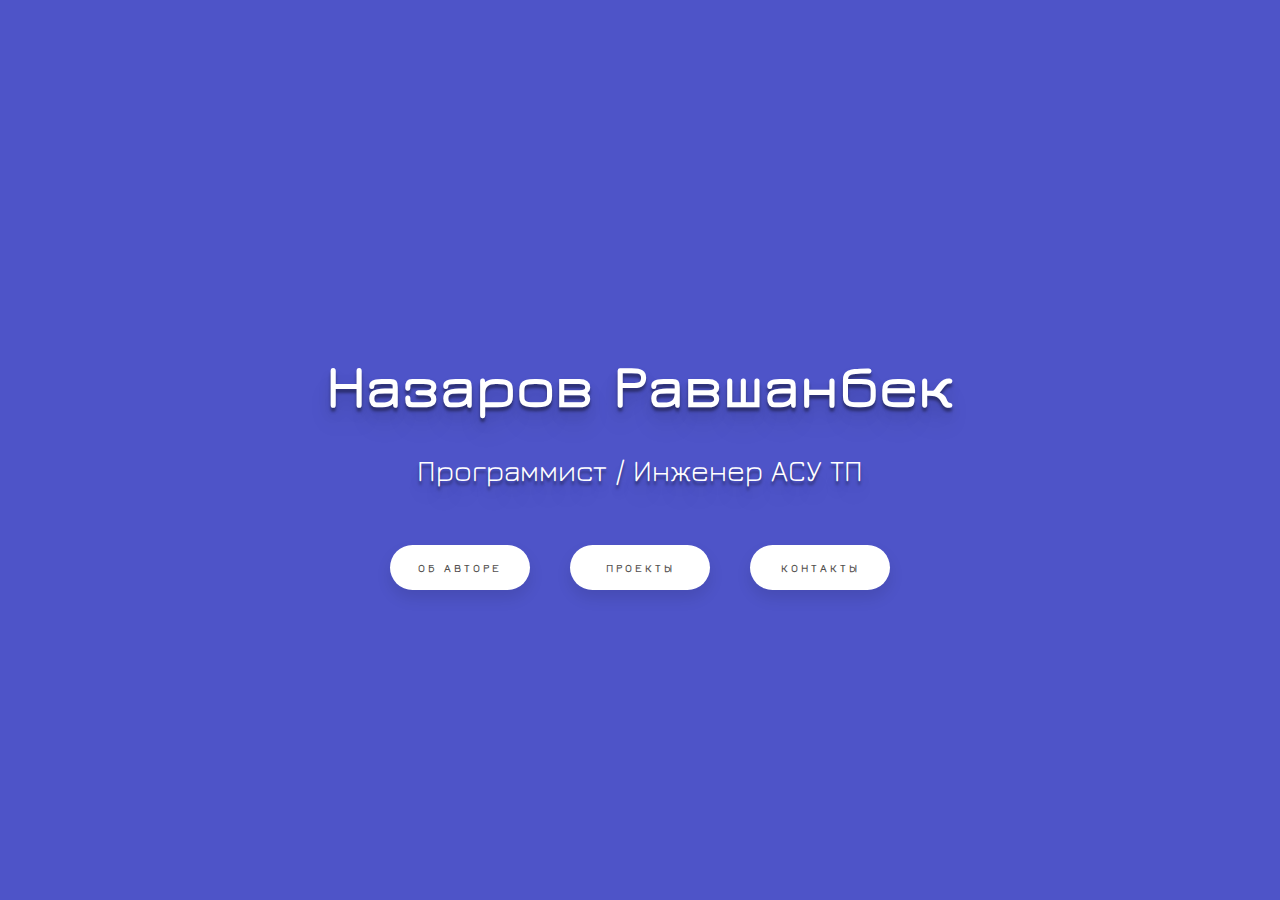
<file: index.html>
<!DOCTYPE html>
<html lang="ru">
<head>
	<meta charset="utf-8">
	<title>Назаров Равшанбек | Программист</title>
	<link type="text/css" rel="stylesheet" href="css/normalize.min.css">
    <link type="text/css" rel="stylesheet" href="css/style.css">
    <link href="https://fonts.googleapis.com/css?family=Jura:400,600,700&amp;subset=cyrillic,cyrillic-ext,latin-ext" rel="stylesheet">
</head>
<body>
	<div class="area" >
        <ul class="circles">
        	<li></li>
        	<li></li>
        	<li></li>
        	<li></li>
        	<li></li>
        	<li></li>
        	<li></li>
        	<li></li>
        	<li></li>
        	<li></li>
        	<li></li>
        	<li></li>
        	<li></li>
        	<li></li>
        	<li></li>
        </ul>
    </div >
	<header>
		<div class="container">
			<section class="context">
				<h1 class="header-title">Назаров Равшанбек</h1>
				<p class="promo-block-text">Программист / Инженер АСУ ТП</p>
				<nav class="main-navigation">
					<ul class="site-navigation">
						<li><a href="about.html">Об авторе</a></li>
						<li><a href="projects.html">Проекты</a></li>
						<li><a href="#">Контакты</a></li>
					</ul>
				</nav>
			</section>
		</div>
	</header>
</body>
</html>
</file>
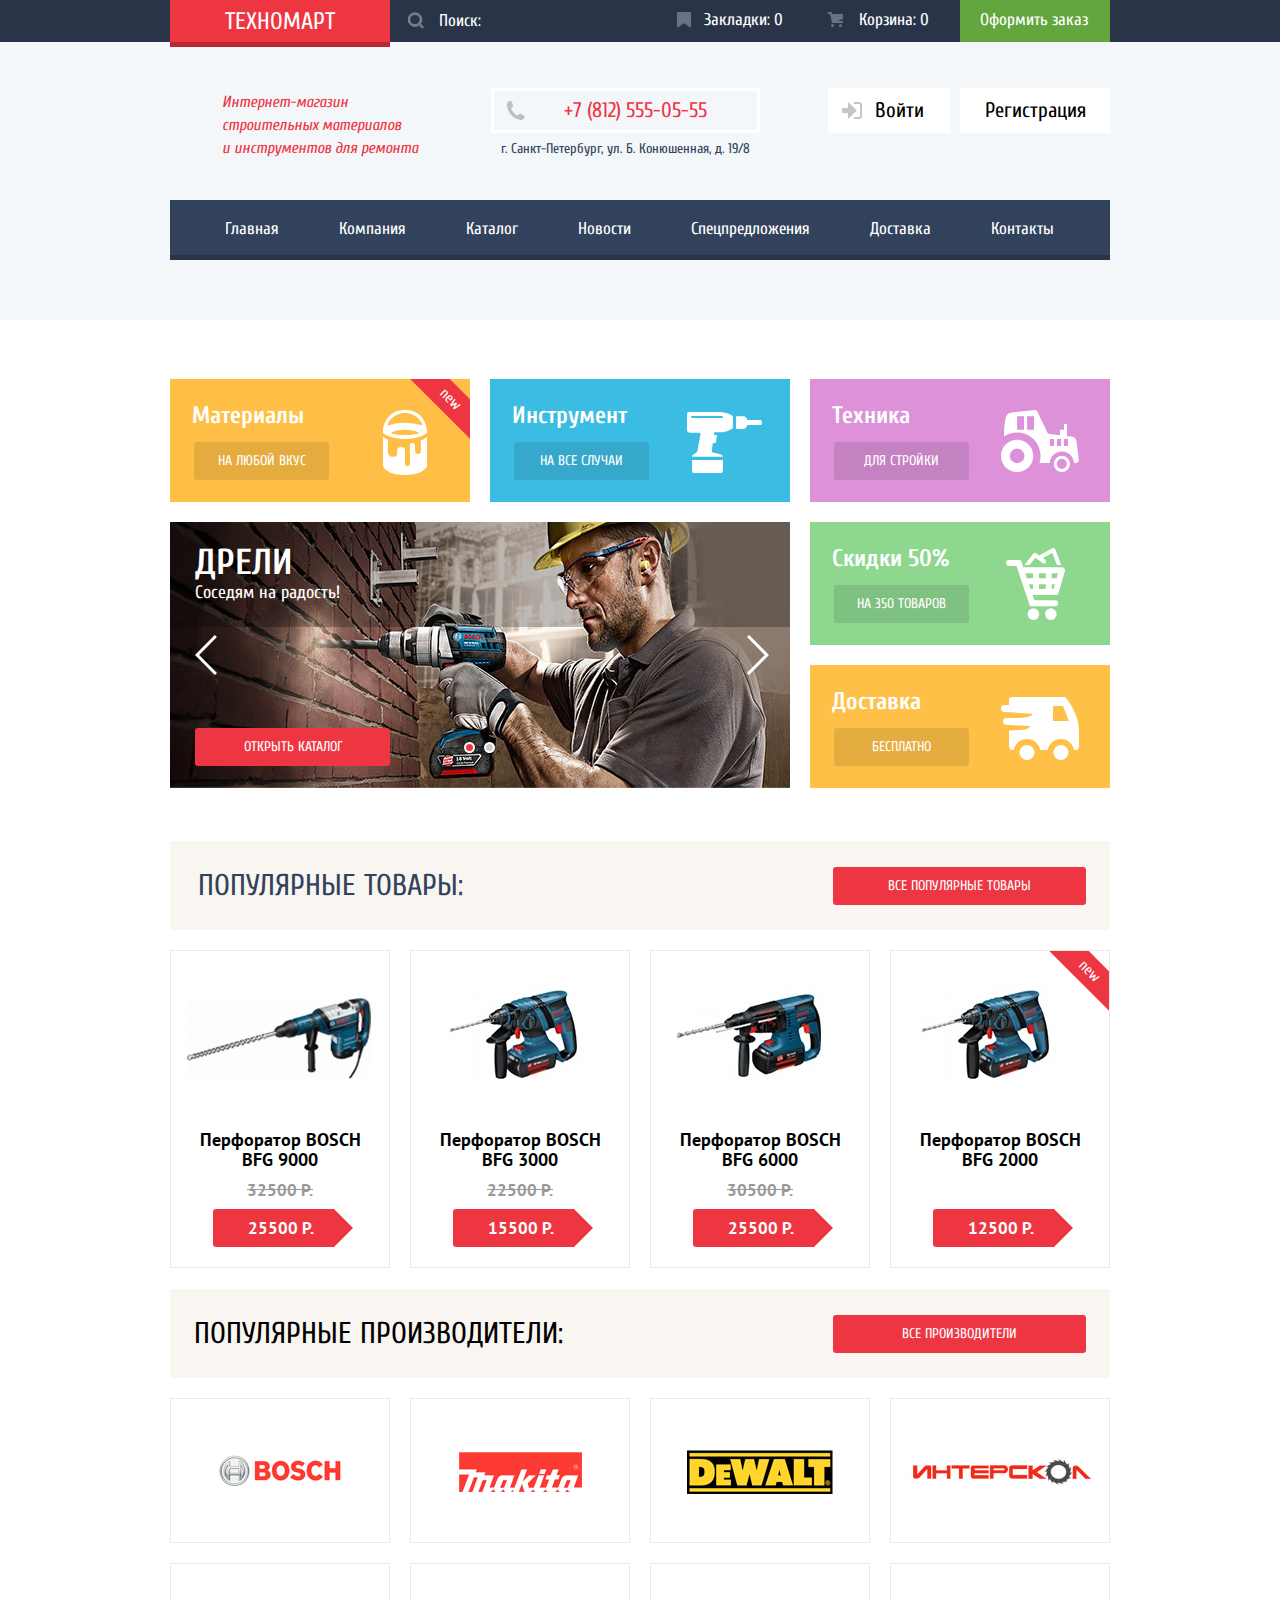
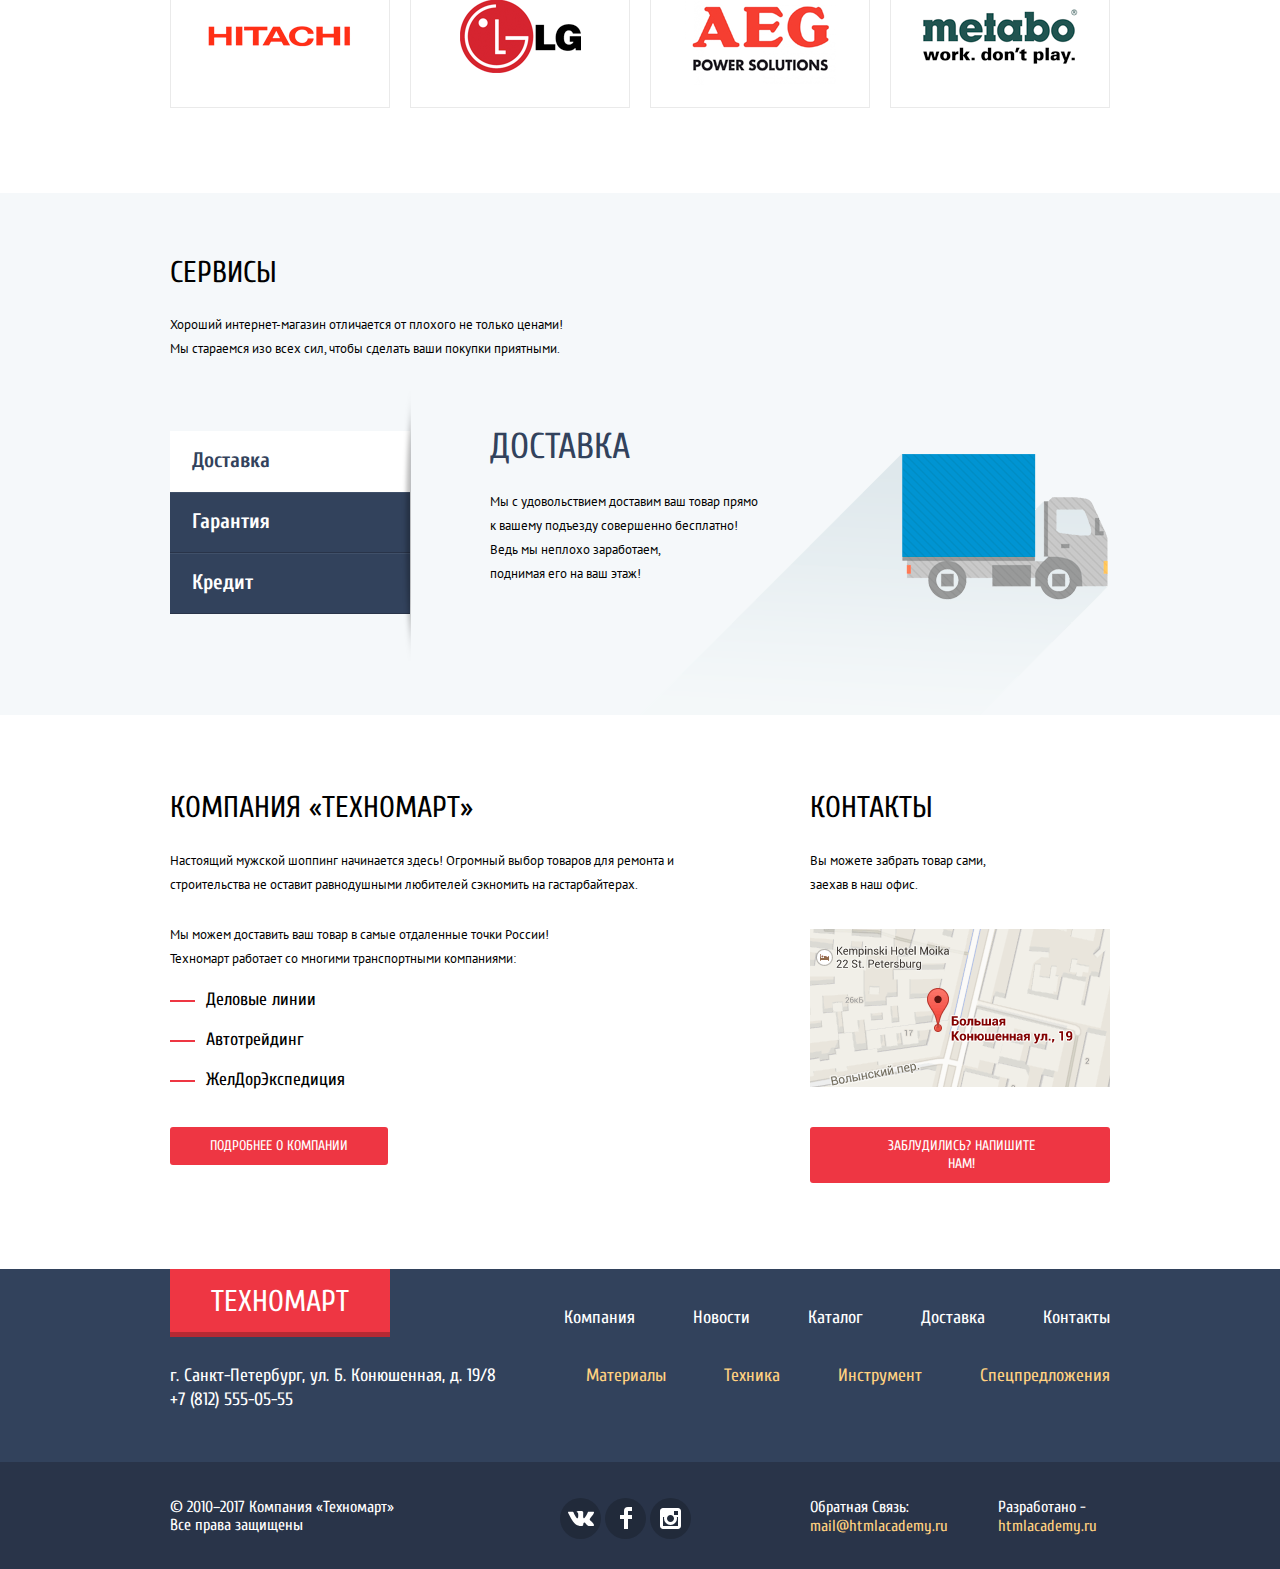
<file: technomart/index.html>
<!DOCTYPE html>
<html lang="ru">
  <head>
    <meta charset="utf-8">
    <title>Техномарт</title>
    <link type="text/css" rel="stylesheet" href="css/normalize.min.css">
    <link type="text/css" rel="stylesheet" href="css/style.min.css">
    <link href="https://fonts.googleapis.com/css?family=Cuprum:400,400i,700,700i&amp;subset=cyrillic,cyrillic-ext,latin-ext" rel="stylesheet">
    <link href="https://fonts.googleapis.com/css?family=PT+Sans:400,400i,700,700i&amp;subset=latin-ext" rel="stylesheet">
  </head>
  <body class="inner-page">
    <header class="page-header">
      <section class="header-top">
        <div class="container">
          <a class="button button-logo">Техномарт</a>
          <form class="search-form" action="https://echo.htmlacademy.ru" method="get">
            <input class="search-input" type="search" name="search" placeholder="Поиск:">
            <svg class="icon-search" xmlns="http://www.w3.org/2000/svg" width="19" height="19" viewBox="0 0 17 17">
              <path fill="#ffffff" d="M17 15.586l-3.542-3.542A7.465 7.465 0 0 0 15 7.5 7.5 7.5 0 1 0 7.5 15c1.71 0 3.282-.579 4.544-1.542L15.586 17 17 15.586zM2 7.5C2 4.467 4.467 2 7.5 2 10.532 2 13 4.467 13 7.5c0 3.032-2.468 5.5-5.5 5.5A5.506 5.506 0 0 1 2 7.5z"/>
            </svg>
          </form>
          <a class="shop-bookmarks" href="javascript:void(0)">Закладки: <span class="bookmarks-count">0</span></a>
          <a class="shop-basket" href="javascript:void(0)">Корзина: <span class="basket-count">0</span></a>
          <a class="shop-ordering" href="javascript:void(0)">Оформить заказ</a>
        </div>
      </section>

      <section class="header-bottom">
        <div class="container">
          <h1 class="header-title">Интернет-магазин строительных материалов и&nbsp;инструментов для ремонта</h1>
          <div class="header-contacts">
            <a class="header-phone" href="tel:+78125550555">+7 (812) 555-05-55</a>
            <p class="height-address">г. Санкт-Петербург, ул. Б. Конюшенная, д. 19/8</p>
          </div>
          <ul class="user-navigation">
            <li>
              <a class="login-link" href="javascript:void(0)">
                <svg class="icon-sign-in" xmlns="http://www.w3.org/2000/svg" width="20" height="17" viewBox="0 0 20 17">
                  <path fill="#c5c5c5" d="M14.875 8.5L6 0v6H0v5h6v6z"/>
                  <path fill="#c5c5c5" d="M16.986 15.01h-5.027V17h5.027c2.178 0 3.004-1.81 3.029-3.026V3.028C19.99 1.811 19.164 0 16.986 0h-5.027v1.99h5.027c.839 0 .992.681 1.01 1.057v10.904c-.017.376-.171 1.059-1.01 1.059z"/>
                </svg>
                Войти
              </a>
            </li>
            <li>
              <a class="registration-link" href="javascript:void(0)">Регистрация</a>
            </li>
          </ul>
        </div>
        <nav class="main-navigation">
          <div class="container">
            <ul class="site-navigation">
              <li><a>Главная</a></li>
              <li><a href="javascript:void(0)">Компания</a></li>
              <li><a href="catalog.html">Каталог</a></li>
              <li><a href="javascript:void(0)">Новости</a></li>
              <li><a href="javascript:void(0)">Спецпредложения</a></li>
              <li><a href="javascript:void(0)">Доставка</a></li>
              <li><a href="javascript:void(0)">Контакты</a></li>
            </ul>
          </div>
        </nav>
      </section>
    </header>
    <main>
      <div class="container">
        <section class="offers">
          <h2 class="visually-hidden">Наши предложения</h2>
          <div class="offers-row">
            <div class="offers-box materials">
              <span class="badge">new</span>
              <h3 class="offer-box-title">Материалы</h3>
              <a class="button offers-button" href="javascript:void(0)">На любой вкус</a>
            </div>
            <div class="offers-box instruments">
              <h3 class="offer-box-title">Инструмент</h3>
              <a class="button offers-button" href="javascript:void(0)">На все случаи</a>
            </div>
            <div class="offers-box technics">
              <h3 class="offer-box-title">Техника</h3>
              <a class="button offers-button" href="javascript:void(0)">Для стройки</a>
            </div>
          </div>
          <div class="offers-row">
            <div class="offers-col">
              <div class="slider-content">
                <ul class="sliders-list">
                  <li class="slider-item slide-showing">
                    <div class="header-slide">
                      <h3 class="slide-title">Дрели</h3>
                      <p>Соседям на радость!</p>
                    </div>
                    <img src="img/slider-img-02.jpg" width="620" height="266" alt="Дрели на радость мужчинам">
                    <a class="button slider-item-button" href="catalog.html">Открыть каталог</a>
                  </li>
                  <li class="slider-item">
                    <div class="header-slide">
                      <h3 class="slide-title">Перфораторы</h3>
                      <p>Настоящие мужские игрушки</p>
                    </div>
                    <img src="img/slider-img-01.jpg" width="620" height="266" alt="Перфораторы для настоящих мужчин">
                    <a class="button slider-item-button" href="catalog.html">Открыть каталог</a>
                  </li>
                </ul>
                <button class="controls-button previous-button" id="previous"></button>
                <button class="controls-button next-button" id="next"></button>
                <div class="slides-control">
                  <span class="dot-button active-dot"></span>
                  <span class="dot-button"></span>
                </div>
              </div>
            </div>
            <div class="offers-col">
              <div class="offers-box discount">
                <h3 class="offer-box-title">Скидки 50%</h3>
                <a class="button offers-button" href="javascript:void(0)">На 350 товаров</a>
              </div>
              <div class="offers-box delivery">
                <h3 class="offer-box-title">Доставка</h3>
                <a class="button offers-button" href="javascript:void(0)">Бесплатно</a>
              </div>
            </div>
          </div>
        </section>

        <section class="popular-products">
          <header class="products-header">
            <h2 class="product-title">Популярные товары:</h2>
            <a class="button products-button" href="javascript:void(0)">Все популярные товары</a>
          </header>
          <ul class="products-list">
            <li class="catalog-item">
              <div class="product-action">
                <a class="button basket-button" href="javascript:void(0)">Купить</a>
                <a class="button bookmarks-button" href="javascript:void(0)">В закладки</a>
              </div>
              <div class="product-image">
                <img src="img/bosch-9000.jpg" width="218" height="168" alt="Перфоратор BOSCH BFG 9000">
              </div>
              <h3 class="catalog-title">Перфоратор BOSCH BFG 9000</h3>
              <span class="product-discount">32500 р.</span>
              <a class="button price-button">25500 р.</a>
            </li>
            <li class="catalog-item">
              <div class="product-action">
                <a class="button basket-button" href="javascript:void(0)">Купить</a>
                <a class="button bookmarks-button">В закладки</a>
              </div>
              <div class="product-image">
                <img src="img/bosch-3000.jpg" width="218" height="168" alt="Перфоратор BOSCH BFG 3000">
              </div>
              <h3 class="catalog-title">Перфоратор BOSCH BFG 3000</h3>
              <span class="product-discount">22500 р.</span>
              <a class="button price-button">15500 р.</a>
            </li>
            <li class="catalog-item">
              <div class="product-action">
                <a class="button basket-button" href="javascript:void(0)">Купить</a>
                <a class="button bookmarks-button" href="javascript:void(0)">В закладки</a>
              </div>
              <div class="product-image">
                <img src="img/bosch-6000.jpg" width="218" height="168" alt="Перфоратор BOSCH BFG 6000">
              </div>
              <h3 class="catalog-title">Перфоратор BOSCH BFG 6000</h3>
              <span class="product-discount">30500 р.</span>
              <a class="button price-button">25500 р.</a>
            </li>
            <li class="catalog-item">
              <span class="badge">new</span>
              <div class="product-action">
                <a class="button basket-button" href="javascript:void(0)">Купить</a>
                <a class="button bookmarks-button" href="javascript:void(0)">В закладки</a>
              </div>
              <div class="product-image">
                <img src="img/bosch-2000.jpg" width="218" height="168" alt="Перфоратор BOSCH BFG 2000">
              </div>
              <h3 class="catalog-title">Перфоратор BOSCH BFG 2000</h3>
              <span class="product-discount"></span>
              <a class="button price-button">12500 р.</a>
            </li>
          </ul>
        </section>

        <section class="popular-brands">
          <header class="brands-header">
            <h2 class="brands-title">Популярные производители:</h2>
            <a class="button brands-button" href="javascript:void(0)">Все производители</a>
          </header>
          <ul class="brands-list">
            <li class="brands-item">
              <a href="https://www.bosch.ru/" target="_blank">
                <img src="img/brand-bosch.png" width="126" height="37" alt="BOSH">
              </a>
            </li>
            <li class="brands-item">
              <a href="http://makita.ru/" target="_blank">
                <img src="img/brand-makita.png" width="123" height="40" alt="MAKITA">
              </a>
            </li>
            <li class="brands-item">
              <a href="http://www.dewalt.ru/" target="_blank">
                <img src="img/brand-dewalt.png" width="146" height="44" alt="DeWALT">
              </a>
            </li>
            <li class="brands-item">
              <a href="http://www.interskol.ru/" target="_blank">
                <img src="img/brand-interskol.png" width="200" height="57" alt="ИНТЕРСКОЛ">
              </a>
            </li>
            <li class="brands-item">
              <a href="http://www.hitachi.ru/ru" target="_blank">
                <img src="img/brand-hitachi.png" width="169" height="31" alt="HITACHI">
              </a>
            </li>
            <li class="brands-item">
              <a href="https://www.lg.com/ru" target="_blank">
                <img src="img/brand-lg.png" width="121" height="73" alt="LG">
              </a>
            </li>
            <li class="brands-item">
              <a href="http://www.aegps.ru/" target="_blank">
                <img src="img/brand-aeg.png" width="151" height="96" alt="AEG Power Solutions">
              </a>
            </li>
            <li class="brands-item">
              <a href="https://www.metabo.com/ru/ru/" target="_blank">
                <img src="img/brand-metabo.png" width="204" height="69" alt="METABO">
              </a>
            </li>
          </ul>
        </section>
      </div>

      <section class="service">
        <div class="container">
          <h2 class="service-title">Сервисы</h2>
          <p class="service-text">
            Хороший интернет-магазин отличается от плохого не только ценами!
            Мы стараемся изо всех сил, чтобы сделать ваши покупки приятными.
          </p>
          <div class="index-columns">
            <input class="visually-hidden delivery-button" type="radio" id="delivery-button" name="button" checked>
            <input class="visually-hidden warranty-button" type="radio" id="warranty-button" name="button">
            <input class="visually-hidden credit-button" type="radio" id="credit-button" name="button">
            <div class="service-slider-controls">
              <label class="control-delivery" for="delivery-button">Доставка</label>
              <label class="control-warranty" for="warranty-button">Гарантия</label>
              <label class="control-credit" for="credit-button">Кредит</label>
            </div>
            <ul class="service-list-content">
              <li class="service-description service-delivery">
                <h3 class="service-description-title">Доставка</h3>
                <p>
                  Мы с удовольствием доставим ваш товар прямо
                  к вашему подъезду совершенно бесплатно!
                  Ведь мы неплохо заработаем,<br>
                  поднимая его на ваш этаж!
                </p>
              </li>
              <li class="service-description service-warranty">
                <h3 class="service-description-title">Гарантия</h3>
                <p>
                  Если купленный у нас товар поломается или заискрит,<br>
                  а также в случае пожара, спровоцированного его возгаранием,
                  вы всегда можете быть уверены в нашей гарантии. Мы обменяем
                  сгоревший товар на новый.<br>
                  Дом уж восстановите как-нибудь сами.
                </p>
              </li>
              <li class="service-description service-credit">
                <h3 class="service-description-title">Кредит</h3>
                <p>
                  Залезть в долговую яму стало проще!<br>
                  Кредитные консультанты придут вам на помощь.
                </p>
                <a class="button credit-item-button" href="javascript:void(0)">Отправить заявку</a>
              </li>
            </ul>
          </div>
        </div>
      </section>

      <div class="about-company">
        <div class="container">
          <div class="index-columns">
            <section class="company">
              <h2 class="company-title">Компания «Техномарт»</h2>
              <p>
                Настоящий мужской шоппинг начинается здесь!
                Огромный выбор товаров для ремонта и строительства
                не оставит равнодушными любителей сэкномить на гастарбайтерах.
              </p>
              <p>
                Мы можем доставить ваш товар в самые отдаленные точки России!
                Техномарт работает со многими транспортными компаниями:
              </p>
              <ul class="company-list-info">
                <li class="company-item-info">Деловые линии</li>
                <li class="company-item-info">Автотрейдинг</li>
                <li class="company-item-info">ЖелДорЭкспедиция</li>
              </ul>
              <a class="button company-button" href="javascript:void(0)">Подробнее о Компании</a>
            </section>
            <section class="contacts">
              <h2 class="contacts-title">Контакты</h2>
              <p>
                Вы можете забрать товар сами,
                заехав в наш офис.
              </p>
              <a class="contacts-button-map">
                <img src="img/map-preview.png" width="300" height="158" alt="Офис компании по адресу ул. Большая Конюшенная 19/8, Санкт-Петербург">
              </a>
              <a class="button contacts-button" href="contacts.html">Заблудились? Напишите нам!</a>
            </section>
          </div>
        </div>
      </div>
    </main>

    <footer class="main-footer">
      <div class="footer-top">
        <div class="container">
          <div class="footer-line-top">
            <a class="button footer-logo">Техномарт</a>
            <ul class="footer-list-top">
              <li class="footer-item-top"><a href="javascript:void(0)">Компания</a></li>
              <li class="footer-item-top"><a href="javascript:void(0)">Новости</a></li>
              <li class="footer-item-top"><a href="catalog.html">Каталог</a></li>
              <li class="footer-item-top"><a href="javascript:void(0)">Доставка</a></li>
              <li class="footer-item-top"><a href="javascript:void(0)">Контакты</a></li>
            </ul>
            <p class="footer-contacts">
              г. Санкт-Петербург, ул. Б. Конюшенная, д. 19/8
              +7 (812) 555-05-55
            </p>
            <ul class="footer-list-bottom">
              <li class="footer-item-bottom"><a href="javascript:void(0)">Материалы</a></li>
              <li class="footer-item-bottom"><a href="javascript:void(0)">Техника</a></li>
              <li class="footer-item-bottom"><a href="javascript:void(0)">Инструмент</a></li>
              <li class="footer-item-bottom"><a href="javascript:void(0)">Спецпредложения</a></li>
            </ul>
          </div>
          
        </div>
      </div>
      <div class="footer-bottom">
        <div class="container">
          <p class="footer-copyright">
            © 2010–2017 Компания «Техномарт»
            Все права защищены
          </p>
          <div class="footer-social">
            <ul>
              <li>
                <a class="social-button icon-vk" href="https://vk.com/htmlacademy" target="_blank">
                  <span class="visually-hidden">Вконтакте</span>
                </a>
              </li>
              <li>
                <a class="social-button icon-fb" href="https://www.facebook.com/htmlacademy" target="_blank">
                  <span class="visually-hidden">Фейсбук</span>
                </a>
              </li>
              <li>
                <a class="social-button icon-insta" href="https://www.instagram.com/htmlacademy/" target="_blank">
                  <span class="visually-hidden">Инстаграм</span>
                </a>
              </li>
            </ul>
          </div>
          <p class="footer-feedback">
            <span>Обратная Связь:</span>
            <a class="feedback-button" href="mailto:mail@htmlacademy.ru">mail@htmlacademy.ru</a>
          </p>
          <p class="footer-developer">
            <span>Разработано -</span>
            <a class="developer-button" href="https://htmlacademy.ru/intensive/htmlcss" target="_blank">htmlacademy.ru</a>
          </p>
        </div>
      </div>
    </footer>

    <section class="modal modal-contacts">
      <div class="modal-substrate"></div> <!-- Подложка нужна для закрытия модалки, при нажатии по пустой области с помощью js -->
      <form class="contacts-form" action="https://echo.htmlacademy.ru" method="post">
        <div class="modal-contact-top">
          <p class="form-option">
            <label for="name-field">Ваше имя:</label>
            <input type="text" id="name-field" name="name" placeholder="Имя Фамилия">
          </p>
          <p class="form-option">
            <label for="email-field">Ваш e-mail:</label>
            <input type="email" id="email-field" name="email" placeholder="email@example.com">
          </p>
          <p class="form-option">
            <label for="letter-field">Текст письма:</label>
            <textarea class="text-area" id="letter-field" name="text" placeholder="В свободной форме"></textarea>
          </p>
        </div>
        <div class="modal-contact-bottom">
          <button class="button modal-button" type="submit">Отправить</button>
        </div>
      </form>
      <button class="modal-close" type="button">Закрыть</button>
    </section>

    <section class="modal modal-map">
      <div class="modal-substrate"></div> <!-- Подложка нужна для закрытия модалки, при нажатии по пустой области с помощью js -->
      <iframe src="https://yandex.ru/map-widget/v1/-/CBBUjCG7HD" width="940" height="446"></iframe>
      <p>
        <img src="img/map.jpg" width="1200" height="779" alt="Офис компании по адресу ул. Большая Конюшенная 19/8, Санкт-Петербург">
      </p>
      <button class="modal-close" type="button">Закрыть</button>
    </section>

    <section class="modal modal-order">
      <h2 class="visually-hidden">Оформление товара</h2>
      <div class="modal-order-top">
        <p class="modal-text">Товар добавлен в корзину!</p>
      </div>
      <div class="modal-order-bottom">
        <a class="button order-button" href="javascript:void(0)">Оформить заказ</a>
        <a class="button continue-button" href="javascript:void(0)">Продолжить покупки</a>
      </div>
      <button class="modal-close" type="button">Закрыть</button>
    </section>

    <script src="js/script.min.js"></script>
  </body>
</html>
</file>
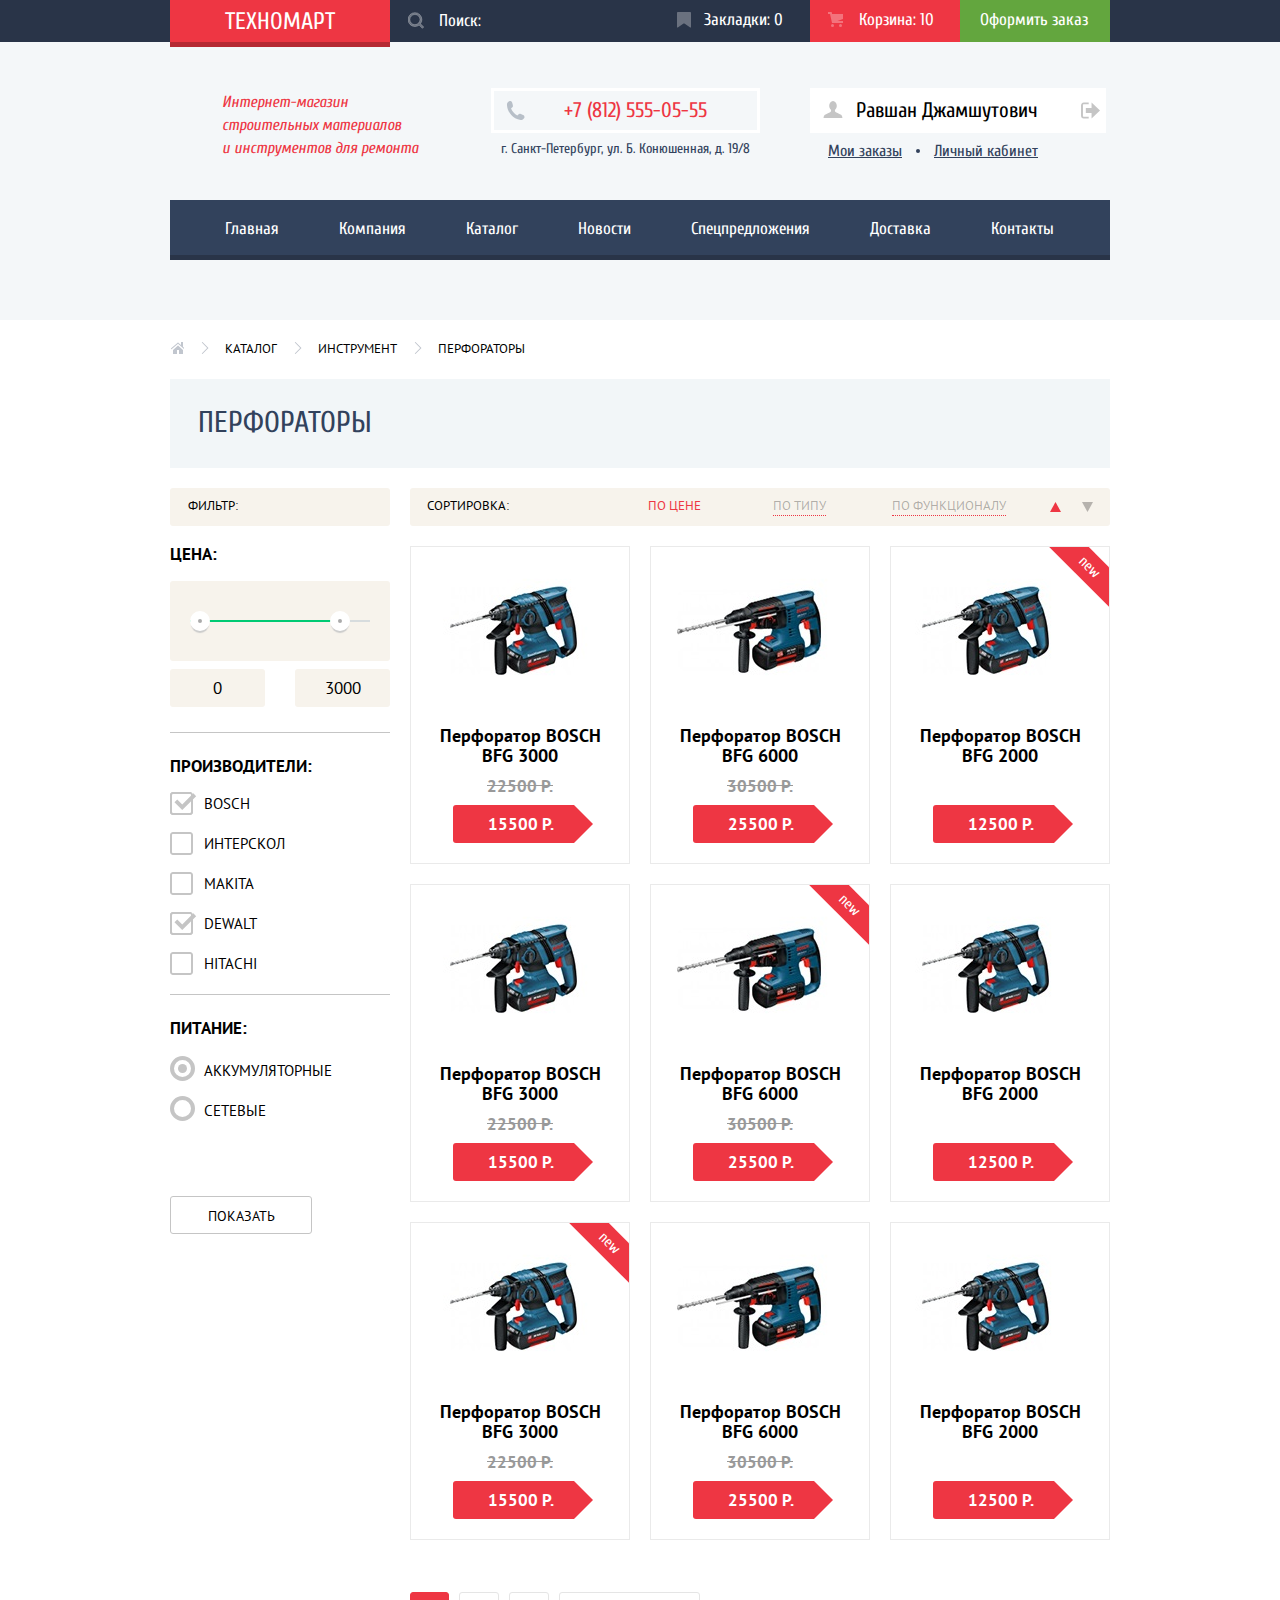
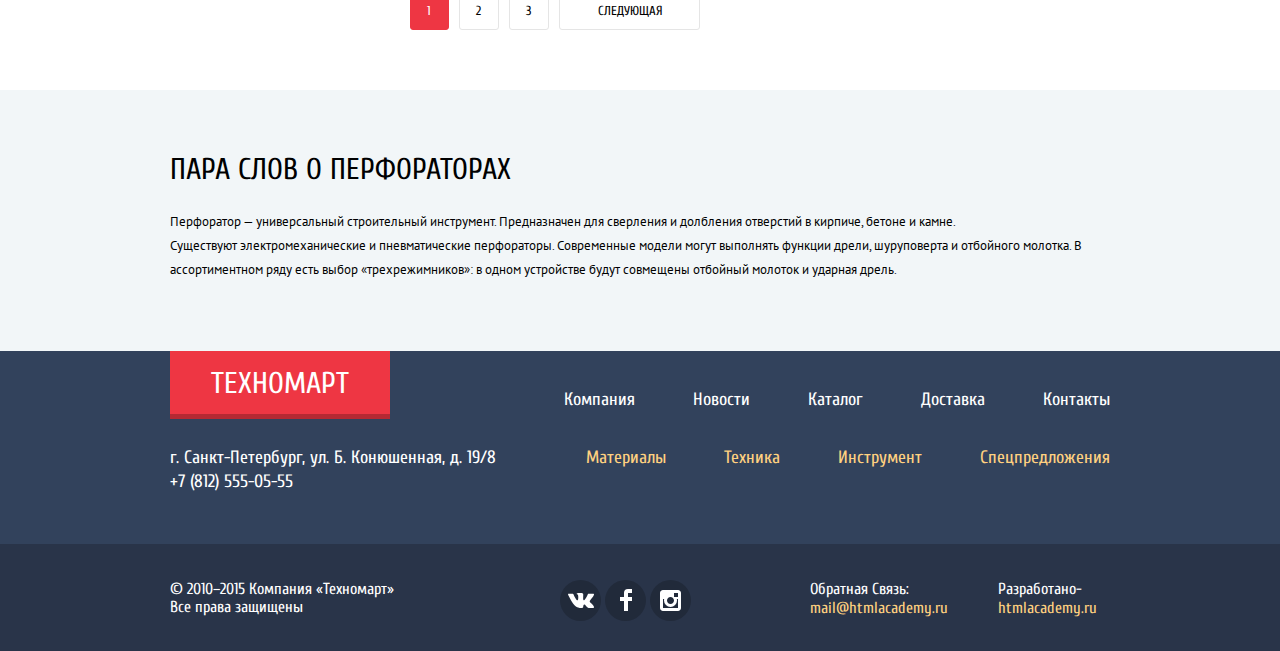
<file: technomart/catalog.html>
<!DOCTYPE html>
<html lang="ru">
  <head>
    <meta charset="utf-8">
    <title>Техномарт</title>
    <link type="text/css" rel="stylesheet" href="css/normalize.min.css">
    <link type="text/css" rel="stylesheet" href="css/style.min.css">
    <link href="https://fonts.googleapis.com/css?family=Cuprum:400,400i,700,700i&amp;subset=cyrillic,cyrillic-ext,latin-ext" rel="stylesheet">
    <link href="https://fonts.googleapis.com/css?family=PT+Sans:400,400i,700,700i&amp;subset=latin-ext" rel="stylesheet">
  </head>
  <body class="inner-page">
    <header class="page-header">
      <section class="header-top">
        <div class="container">
          <a class="button button-logo" href="index.html">Техномарт</a>
          <form class="search-form" action="#" method="get">
            <input class="search-input" type="search" name="search" placeholder="Поиск:">
            <svg class="icon-search" xmlns="http://www.w3.org/2000/svg" width="19" height="19" viewBox="0 0 17 17">
              <path fill="#ffffff" d="M17 15.586l-3.542-3.542A7.465 7.465 0 0 0 15 7.5 7.5 7.5 0 1 0 7.5 15c1.71 0 3.282-.579 4.544-1.542L15.586 17 17 15.586zM2 7.5C2 4.467 4.467 2 7.5 2 10.532 2 13 4.467 13 7.5c0 3.032-2.468 5.5-5.5 5.5A5.506 5.506 0 0 1 2 7.5z"/>
            </svg>
          </form>
          <a class="shop-bookmarks" href="javascript:void(0)">Закладки: <span class="bookmarks-count">0</span></a>
          <a class="shop-basket basket-active" href="javascript:void(0)">Корзина: <span class="basket-count">10</span></a>
          <a class="shop-ordering" href="javascript:void(0)">Оформить заказ</a>
        </div>
      </section>

      <section class="header-bottom">
        <div class="container">
          <h1 class="header-title">Интернет-магазин строительных материалов и&nbsp;инструментов для ремонта</h1>
          <div class="header-contacts">
            <a class="header-phone" href="tel:+78125550555">+7 (812) 555-05-55</a>
            <p class="height-address">г. Санкт-Петербург, ул. Б. Конюшенная, д. 19/8</p>
          </div>
          <ul class="user-navigation">
            <li>
              <a class="user-loged" href="javascript:void(0)">
                <svg class="icon-user" xmlns="http://www.w3.org/2000/svg" width="20" height="18" viewBox="0 0 20 18">
                  <path fill="#c5c5c5" d="M17.881 14.166c-2.144-.735-4.256-1.666-5.207-2.39-.657-.501-.77-1.618-.517-2.415 1.118-.903 1.864-2.477 1.864-4.278C14.021 2.276 12.221 0 10 0S5.979 2.276 5.979 5.083c0 1.801.746 3.374 1.863 4.277.253.798.141 1.915-.517 2.416-.95.724-3.063 1.654-5.207 2.39S0 18 0 18h20s.025-3.099-2.119-3.834z"/>
                </svg>
                Равшан Джамшутович
                <svg class="icon-logout" xmlns="http://www.w3.org/2000/svg" width="21" height="17" viewBox="0 0 21 17">
                  <g fill="#c5c5c5">
                    <path fill="#c5c5c5" d="M21 8.5L12.125 0v6h-6v5h6v6z"/>
                    <path fill="#c5c5c5" d="M3.106 13.952V3.048c.018-.376.171-1.057 1.01-1.057h5.027V0H4.116C1.938 0 1.112 1.81 1.087 3.027v10.946C1.112 15.189 1.938 17 4.116 17h5.027v-1.99H4.116c-.839 0-.992-.683-1.01-1.058z"/>
                  </g>
                </svg>
              </a>
            </li>
            <li>
              <a class="user-orders" href="javascript:void(0)">Мои заказы</a>
            </li>
            <li>
              <a class="user-cabinet" href="javascript:void(0)">Личный кабинет</a>
            </li>
          </ul>
        </div>
        <nav class="main-navigation">
          <div class="container">
            <ul class="site-navigation">
              <li><a href="index.html">Главная</a></li>
              <li><a href="javascript:void(0)">Компания</a></li>
              <li><a>Каталог</a></li>
              <li><a href="javascript:void(0)">Новости</a></li>
              <li><a href="javascript:void(0)">Спецпредложения</a></li>
              <li><a href="javascript:void(0)">Доставка</a></li>
              <li><a href="javascript:void(0)">Контакты</a></li>
            </ul>
          </div>
        </nav>
      </section>
    </header>
    <main>
      <div class="container">
        <ul class="breadcrumbs">
          <li><a class="icon-home" href="index.html"><span class="visually-hidden">Главная</span></a></li>
          <li><a href="catalog.html">Каталог</a></li>
          <li><a href="javascript:void(0)">Инструмент</a></li>
          <li class="breadcrumbs-current">Перфораторы</li>
        </ul>
        <h2 class="page-title">Перфораторы</h2>
        <div class="catalog-columns">
          <section class="filters">
            <h2 class="visually-hidden">Фильтр товаров</h2>
            <!-- Здесь будет форма -->
            <form class="filter" action="https://echo.htmlacademy.ru" method="get">
              <h3 class="filter-header-title">Фильтр:</h3>
              <!-- Фильтр по цене -->
              <fieldset class="filter-price">
                <legend class="filter-title">Цена:</legend>
                <div class="rage-control">
                  <div class="rage-scale"></div>
                  <div class="rage-price low-rage"></div>
                  <div class="rage-price high-rage"></div>
                </div>
                <div class="price-control">
                  <p>
                    <input class="filter-low-price" type="text" id="low-price" name="low-price" value="0">
                    <label class="visually-hidden label-low-price" for="low-price"></label>
                  </p>
                  <p>
                    <input class="filter-high-price" type="text" id="high-price" name="high-price" value="3000">
                    <label class="visually-hidden label-high-price" for="high-price"></label>
                  </p>
                </div>
              </fieldset>
              <!-- Фильтр по производителям -->
              <fieldset class="filter-brands">
                <legend>Производители:</legend>
                <p>
                  <input class="visually-hidden filter-input filter-input-checkbox" type="checkbox" id="filter-bosh" name="brand-bosh" checked>
                  <label for="filter-bosh">Bosch</label>
                </p>
                <p>
                  <input class="visually-hidden filter-input filter-input-checkbox" type="checkbox" id="filter-interskol" name="brand-interskol">
                  <label for="filter-interskol">Интерскол</label>
                </p>
                <p>
                  <input class="visually-hidden filter-input filter-input-checkbox" type="checkbox" id="filter-makita" name="brand-makita">
                  <label for="filter-makita">Makita</label>
                </p>
                <p>
                  <input class="visually-hidden filter-input filter-input-checkbox" type="checkbox" id="filter-dewalt" name="brand-dewalt" checked>
                  <label for="filter-dewalt">Dewalt</label>
                </p>
                <p>
                  <input class="visually-hidden filter-input filter-input-checkbox" type="checkbox" id="filter-hitachi" name="brand-hitachi">
                  <label for="filter-hitachi">Hitachi</label>
                </p>
              </fieldset>
              <!-- Фильтр по питанию инструмента -->
              <fieldset class="filter-supply">
                <legend>Питание:</legend>
                <p>
                  <input class="visually-hidden filter-input filter-input-radio" type="radio" id="filter-battery" name="product-group" value="battery" checked>
                  <label for="filter-battery">Аккумуляторные</label>
                </p>
                <p>
                  <input class="visually-hidden filter-input filter-input-radio" type="radio" id="filter-network" name="product-group" value="network">
                  <label for="filter-network">Сетевые</label>
                </p>
              </fieldset>
              <button class="button filter-button" type="submit">Показать</button>
            </form>
          </section>
          <div class="catalog-content">
            <!-- Секция сортировки каталога -->
            <section class="catalog-sorting">
              <h2 class="visually-hidden">Сортировка товаров</h2>
              <span>Сортировка:</span>
              <!-- Сортировка каталога по параметрам и цене -->
              <div class="sorting-list">
                <a class="sorting-button sorting-price" href="javascript:void(0)">По цене</a>
                <a class="sorting-button sorting-type" href="javascript:void(0)">По типу</a>
                <a class="sorting-button sorting-functional" href="javascript:void(0)">По функционалу</a>
              </div>
              <!-- Сортировка каталога по ? -->
              <div class="sorting-direction">
                <a class="direction-up direction-active" href="javascript:void(0)"><span class="visually-hidden">Up</span></a>
                <a class="direction-down" href="javascript:void(0)"><span class="visually-hidden">Down</span></a>
              </div>
            </section>
            <section class="catalog">
              <h2 class="visually-hidden">Список инструментов для строительства</h2>
              <ul class="products-list">
                <li class="catalog-item">
                  <div class="product-action">
                    <a class="button basket-button" href="javascript:void(0)">Купить</a>
                    <a class="button bookmarks-button" href="javascript:void(0)">В закладки</a>
                  </div>
                  <div class="product-image">
                    <img src="img/bosch-3000.jpg" width="218" height="168" alt="Перфоратор BOSCH BFG 3000">
                  </div>
                  <h3 class="catalog-title">Перфоратор BOSCH BFG 3000</h3>
                  <span class="product-discount">22500 р.</span>
                  <a class="button price-button">15500 р.</a>
                </li>
                <li class="catalog-item">
                  <div class="product-action">
                    <a class="button basket-button" href="javascript:void(0)">Купить</a>
                    <a class="button bookmarks-button" href="javascript:void(0)">В закладки</a>
                  </div>
                  <div class="product-image">
                    <img src="img/bosch-6000.jpg" width="218" height="168" alt="Перфоратор BOSCH BFG 6000">
                  </div>
                  <h3 class="catalog-title">Перфоратор BOSCH BFG 6000</h3>
                  <span class="product-discount">30500 р.</span>
                  <a class="button price-button">25500 р.</a>
                </li>
                <li class="catalog-item">
                  <span class="badge">new</span>
                  <div class="product-action">
                    <a class="button basket-button" href="javascript:void(0)">Купить</a>
                    <a class="button bookmarks-button" href="javascript:void(0)">В закладки</a>
                  </div>
                  <div class="product-image">
                    <img src="img/bosch-2000.jpg" width="218" height="168" alt="Перфоратор BOSCH BFG 2000">
                  </div>
                  <h3 class="catalog-title">Перфоратор BOSCH BFG 2000</h3>
                  <span class="product-discount"></span>
                  <a class="button price-button">12500 р.</a>
                </li>
                <li class="catalog-item">
                  <div class="product-action">
                    <a class="button basket-button" href="javascript:void(0)">Купить</a>
                    <a class="button bookmarks-button" href="javascript:void(0)">В закладки</a>
                  </div>
                  <div class="product-image">
                    <img src="img/bosch-3000.jpg" width="218" height="168" alt="Перфоратор BOSCH BFG 3000">
                  </div>
                  <h3 class="catalog-title">Перфоратор BOSCH BFG 3000</h3>
                  <span class="product-discount">22500 р.</span>
                  <a class="button price-button">15500 р.</a>
                </li>
                <li class="catalog-item">
                  <span class="badge">new</span>
                  <div class="product-action">
                    <a class="button basket-button" href="javascript:void(0)">Купить</a>
                    <a class="button bookmarks-button" href="javascript:void(0)">В закладки</a>
                  </div>
                  <div class="product-image">
                    <img src="img/bosch-6000.jpg" width="218" height="168" alt="Перфоратор BOSCH BFG 6000">
                  </div>
                  <h3 class="catalog-title">Перфоратор BOSCH BFG 6000</h3>
                  <span class="product-discount">30500 р.</span>
                  <a class="button price-button">25500 р.</a>
                </li>
                <li class="catalog-item">
                  <div class="product-action">
                    <a class="button basket-button" href="javascript:void(0)">Купить</a>
                    <a class="button bookmarks-button" href="javascript:void(0)">В закладки</a>
                  </div>
                  <div class="product-image">
                    <img src="img/bosch-2000.jpg" width="218" height="168" alt="Перфоратор BOSCH BFG 2000">
                  </div>
                  <h3 class="catalog-title">Перфоратор BOSCH BFG 2000</h3>
                  <span class="product-discount"></span>
                  <a class="button price-button">12500 р.</a>
                </li>
                <li class="catalog-item">
                  <span class="badge">new</span>
                  <div class="product-action">
                    <a class="button basket-button" href="javascript:void(0)">Купить</a>
                    <a class="button bookmarks-button" href="javascript:void(0)">В закладки</a>
                  </div>
                  <div class="product-image">
                    <img src="img/bosch-3000.jpg" width="218" height="168" alt="Перфоратор BOSCH BFG 3000">
                  </div>
                  <h3 class="catalog-title">Перфоратор BOSCH BFG 3000</h3>
                  <span class="product-discount">22500 р.</span>
                  <a class="button price-button">15500 р.</a>
                </li>
                <li class="catalog-item">
                  <div class="product-action">
                    <a class="button basket-button" href="javascript:void(0)">Купить</a>
                    <a class="button bookmarks-button" href="javascript:void(0)">В закладки</a>
                  </div>
                  <div class="product-image">
                    <img src="img/bosch-6000.jpg" width="218" height="168" alt="Перфоратор BOSCH BFG 6000">
                  </div>
                  <h3 class="catalog-title">Перфоратор BOSCH BFG 6000</h3>
                  <span class="product-discount">30500 р.</span>
                  <a class="button price-button">25500 р.</a>
                </li>
                <li class="catalog-item">
                  <div class="product-action">
                    <a class="button basket-button" href="javascript:void(0)">Купить</a>
                    <a class="button bookmarks-button" href="javascript:void(0)">В закладки</a>
                  </div>
                  <div class="product-image">
                    <img src="img/bosch-2000.jpg" width="218" height="168" alt="Перфоратор BOSCH BFG 2000">
                  </div>
                  <h3 class="catalog-title">Перфоратор BOSCH BFG 2000</h3>
                  <span class="product-discount"></span>
                  <a class="button price-button">12500 р.</a>
                </li>
              </ul>
            </section>
            <ul class="pagination-list">
              <li class="pagination-item pagination-item-current"><a>1</a></li>
              <li class="pagination-item"><a href="javascript:void(0)">2</a></li>
              <li class="pagination-item"><a href="javascript:void(0)">3</a></li>
              <li class="pagination-item next-page"><a href="javascript:void(0)">Следующая</a></li>
            </ul>
          </div>
        </div>
      </div>

      <section class="about">
        <div class="container">
          <h2 class="about-title">Пара слов о перфораторах</h2>
          <p>
            Перфоратор — универсальный строительный инструмент. Предназначен для сверления и долбления отверстий в кирпиче, бетоне и камне.
          </p>
          <p>
            Существуют электромеханические и пневматические перфораторы. Современные модели могут выполнять функции дрели, шуруповерта и отбойного молотка. В ассортиментном ряду есть выбор «трехрежимников»: в одном устройстве будут совмещены отбойный молоток и ударная дрель.
          </p>
        </div>
      </section>
    </main>

    <footer class="main-footer">
      <div class="footer-top">
        <div class="container">
          <div class="footer-line-top">
            <a class="button footer-logo" href="index.html">Техномарт</a>
            <ul class="footer-list-top">
              <li class="footer-item-top"><a href="javascript:void(0)">Компания</a></li>
              <li class="footer-item-top"><a href="javascript:void(0)">Новости</a></li>
              <li class="footer-item-top"><a>Каталог</a></li>
              <li class="footer-item-top"><a href="javascript:void(0)">Доставка</a></li>
              <li class="footer-item-top"><a href="javascript:void(0)">Контакты</a></li>
            </ul>
            <p class="footer-contacts">
              г. Санкт-Петербург, ул. Б. Конюшенная, д. 19/8
              +7 (812) 555-05-55
            </p>
            <ul class="footer-list-bottom">
              <li class="footer-item-bottom"><a href="javascript:void(0)">Материалы</a></li>
              <li class="footer-item-bottom"><a href="javascript:void(0)">Техника</a></li>
              <li class="footer-item-bottom"><a href="javascript:void(0)">Инструмент</a></li>
              <li class="footer-item-bottom"><a href="javascript:void(0)">Спецпредложения</a></li>
            </ul>
          </div>
          
        </div>
      </div>
      <div class="footer-bottom">
        <div class="container">
          <p class="footer-copyright">
            © 2010–2015 Компания «Техномарт»
            Все права защищены
          </p>
          <div class="footer-social">
            <ul>
              <li>
                <a class="social-button icon-vk" href="https://vk.com/htmlacademy" target="_blank">
                  <span class="visually-hidden">Вконтакте</span>
                </a>
              </li>
              <li>
                <a class="social-button icon-fb" href="https://www.facebook.com/htmlacademy" target="_blank">
                  <span class="visually-hidden">Фейсбук</span>
                </a>
              </li>
              <li>
                <a class="social-button icon-insta" href="https://www.instagram.com/htmlacademy/" target="_blank">
                  <span class="visually-hidden">Инстаграм</span>
                </a>
              </li>
            </ul>
          </div>
          <p class="footer-feedback">
            <span>Обратная Связь:</span>
            <a class="feedback-button" href="mailto:mail@htmlacademy.ru">mail@htmlacademy.ru</a>
          </p>
          <p class="footer-developer">
            <span>Разработано-</span>
            <a class="developer-button" href="https://htmlacademy.ru/intensive/htmlcss" target="_blank">htmlacademy.ru</a>
          </p>
        </div>
      </div>
    </footer>

    <section class="modal modal-order">
      <h2 class="visually-hidden">Оформление товара</h2>
      <div class="modal-order-top">
        <p class="modal-text">Товар добавлен в корзину!</p>
      </div>
      <div class="modal-order-bottom">
        <a class="button order-button" href="javascript:void(0)">Оформить заказ</a>
        <a class="button continue-button" href="javascript:void(0)">Продолжить покупки</a>
      </div>
      <button class="modal-close" type="button">Закрыть</button>
    </section>

    <script src="js/script.min.js"></script>
  </body>
</html>
</file>
<file: css/style.css>
body {
	font-family: 'Jura', 'Aria', sans-serif;
	font-size: 13px;
	font-weight: normal;
	line-height: 24px;

	min-width: 1200px;
	margin: 0;
	padding: 0;

	color: #000000;
	background-color: #ffffff;
}

.context {
	padding: 0;
    width: 100%;
    position: absolute;
    top:35vh;
    
}

.context h1{
    text-align: center;
    color: #fff;
    font-size: 60px;
    line-height: 60px;
    text-shadow: 0px 4px 3px rgba(0,0,0,0.4),
             0px 8px 13px rgba(0,0,0,0.1),
             0px 18px 23px rgba(0,0,0,0.1);
}

.promo-block-text {
	text-align: center;
	color: #fff;
	font-size: 30px;
	line-height: 30px;
	text-shadow: 0px 4px 3px rgba(0,0,0,0.4),
             0px 8px 13px rgba(0,0,0,0.1),
             0px 18px 23px rgba(0,0,0,0.1);
}

.area{
	position: relative;
    background: #4e54c8;  
    background: -webkit-linear-gradient(to left, #8f94fb, #4e54c8);  
    width: 100%;
    height:100vh;
}

.circles{
	padding: 0;
	margin: 0;
    position: absolute;
    top: 0;
    left: 0;
    width: 100%;
    height: 100%;
    overflow: hidden;
}

.circles li{
    position: absolute;
    display: block;
    list-style: none;
    width: 20px;
    height: 20px;
    background: rgba(255, 255, 255, 0.2);
    animation: animate 25s linear infinite;
    bottom: -150px;
}

.circles li:nth-child(1){
    left: 25%;
    width: 80px;
    height: 80px;
    animation-delay: 0s;
}

.circles li:nth-child(2){
    left: 10%;
    width: 20px;
    height: 20px;
    animation-delay: 2s;
    animation-duration: 12s;
}

.circles li:nth-child(3){
    left: 70%;
    width: 20px;
    height: 20px;
    animation-delay: 4s;
}

.circles li:nth-child(4){
    left: 40%;
    width: 20px;
    height: 20px;
    animation-delay: 0s;
}

.circles li:nth-child(5){
    left: 65%;
    width: 15px;
    height: 15px;
    animation-delay: 5s;
    animation-delay: 15s;
}

.circles li:nth-child(6){
    left: 75%;
    width: 110px;
    height: 110px;
    animation-delay: 3s;
}

.circles li:nth-child(7){
    left: 35%;
    width: 150px;
    height: 150px;
    animation-delay: 7s;
}

.circles li:nth-child(8){
    left: 50%;
    width: 25px;
    height: 25px;
    animation-delay: 15s;
    animation-duration: 45s;
}

.circles li:nth-child(9){
    left: 20%;
    width: 15px;
    height: 15px;
    animation-delay: 2s;
    animation-duration: 35s;
}

.circles li:nth-child(10){
    left: 85%;
    width: 150px;
    height: 150px;
    animation-delay: 0s;
    animation-duration: 11s;
}

.circles li:nth-child(11){
    left: 5%;
    width: 80px;
    height: 80px;
    animation-delay: 9s;
    animation-delay: 9s;
}

.circles li:nth-child(12){
    left: 60%;
    width: 60px;
    height: 60px;
    animation-delay: 0s;
    animation-duration: 18s;
}

.circles li:nth-child(13){
    left: 90%;
    width: 30px;
    height: 30px;
    animation-delay: 7s;
    animation-delay: 13s;
}

.circles li:nth-child(14){
    left: 55%;
    width: 20px;
    height: 20px;
    animation-delay: 4s;
    animation-delay: 10s;
}

.circles li:nth-child(15){
    left: 30%;
    width: 20px;
    height: 20px;
    animation-delay: 5s;
    animation-delay: 15s;
}

.main-navigation {
	margin: 50px;
}

.site-navigation {
	display: flex;
	justify-content: center;
	align-items: center;
	padding: 0;
	margin: 0;
	list-style: none;
}

.site-navigation li{
	display: inline-block;
}

.site-navigation a {
  text-decoration: none;
  display: inline-block;
  width: 140px;
  height: 45px;
  line-height: 45px;
  border-radius: 45px;
  margin: 10px 20px;
  font-size: 11px;
  text-transform: uppercase;
  text-align: center;
  letter-spacing: 3px;
  font-weight: 700;
  color: #524f4e;
  background: white;
  box-shadow: 0 8px 15px rgba(0,0,0,.1);
  transition: .3s;
}

.site-navigation a:hover {
  background: #2EE59D;
  box-shadow: 0 15px 20px rgba(46,229,157,.5);
  color: white;
  transform: translateY(-7px);
}

@keyframes animate {

    0%{
        transform: translateY(0) rotate(0deg);
        opacity: 1;
        border-radius: 0;
    }

    100%{
        transform: translateY(-1000px) rotate(720deg);
        opacity: 0;
        border-radius: 50%;
    }

}
</file>
<file: technomart/css/style.min.css>
@-webkit-keyframes vanishIn{0%{-webkit-transform:scale(2,2);transform:scale(2,2);-webkit-transform-origin:50% 50%;transform-origin:50% 50%;opacity:0;-webkit-filter:blur(90px);filter:blur(90px)}to{-webkit-transform:scale(1,1);transform:scale(1,1);-webkit-transform-origin:50% 50%;transform-origin:50% 50%;opacity:1;-webkit-filter:blur(0);filter:blur(0)}}@keyframes vanishIn{0%{-webkit-transform:scale(2,2);transform:scale(2,2);-webkit-transform-origin:50% 50%;transform-origin:50% 50%;opacity:0;-webkit-filter:blur(90px);filter:blur(90px)}to{-webkit-transform:scale(1,1);transform:scale(1,1);-webkit-transform-origin:50% 50%;transform-origin:50% 50%;opacity:1;-webkit-filter:blur(0);filter:blur(0)}}@-webkit-keyframes boingInUp{0%{-webkit-transform:perspective(800px) rotateX(-90deg);transform:perspective(800px) rotateX(-90deg);-webkit-transform-origin:50% 0;transform-origin:50% 0;opacity:0}50%{-webkit-transform:perspective(800px) rotateX(50deg);transform:perspective(800px) rotateX(50deg);-webkit-transform-origin:50% 0;transform-origin:50% 0;opacity:1}to{-webkit-transform:perspective(800px) rotateX(0deg);transform:perspective(800px) rotateX(0deg);-webkit-transform-origin:50% 0;transform-origin:50% 0;opacity:1}}@keyframes boingInUp{0%{-webkit-transform:perspective(800px) rotateX(-90deg);transform:perspective(800px) rotateX(-90deg);-webkit-transform-origin:50% 0;transform-origin:50% 0;opacity:0}50%{-webkit-transform:perspective(800px) rotateX(50deg);transform:perspective(800px) rotateX(50deg);-webkit-transform-origin:50% 0;transform-origin:50% 0;opacity:1}to{-webkit-transform:perspective(800px) rotateX(0deg);transform:perspective(800px) rotateX(0deg);-webkit-transform-origin:50% 0;transform-origin:50% 0;opacity:1}}@-webkit-keyframes shake{0%,to{-webkit-transform:translateX(0);transform:translateX(0)}10%,30%,50%,70%,90%{-webkit-transform:translateX(-10px);transform:translateX(-10px)}20%,40%,60%,80%{-webkit-transform:translateX(10px);transform:translateX(10px)}}@keyframes shake{0%,to{-webkit-transform:translateX(0);transform:translateX(0)}10%,30%,50%,70%,90%{-webkit-transform:translateX(-10px);transform:translateX(-10px)}20%,40%,60%,80%{-webkit-transform:translateX(10px);transform:translateX(10px)}}@-webkit-keyframes bounce{0%{-webkit-transform:scale(0,0) translate(700px,-700px);transform:scale(0,0) translate(700px,-700px);-webkit-transform-origin:left center;transform-origin:left center;opacity:0}to{-webkit-transform:scale(1,1) translate(0,0);transform:scale(1,1) translate(0,0);-webkit-transform-origin:100% 100%;transform-origin:100% 100%;opacity:1}}@keyframes bounce{0%{-webkit-transform:scale(0,0) translate(700px,-700px);transform:scale(0,0) translate(700px,-700px);-webkit-transform-origin:left center;transform-origin:left center;opacity:0}to{-webkit-transform:scale(1,1) translate(0,0);transform:scale(1,1) translate(0,0);-webkit-transform-origin:100% 100%;transform-origin:100% 100%;opacity:1}}.button,body{margin:0;padding:0}body{font-family:'Cuprum','PT Sans','Verdana',sans-serif;font-weight:400;min-width:1200px;font-size:13px;line-height:24px;color:#000;background-color:#fff}a{text-decoration:none}.button{font-size:14px;line-height:18px;display:inline-block;vertical-align:middle;text-align:center;text-transform:uppercase;color:#fff;border-radius:3px;outline:0;background-color:#ee3643}.button[href]:focus,.button[href]:hover{background-color:#ca2c37}.button[href]:active{background-color:#ba2732}.visually-hidden:not(:focus):not(:active),input[type=checkbox].visually-hidden,input[type=radio].visually-hidden{position:absolute;overflow:hidden;clip:rect(0 0 0 0);width:1px;height:1px;margin:-1px;padding:0;white-space:nowrap;border:0;-webkit-clip-path:inset(100%);clip-path:inset(100%)}.container{width:940px;margin:0 auto;padding:0 10px}.badge{font-size:15px;line-height:28px;position:absolute;top:0;right:0;display:block;width:100px;-webkit-transform:translate(50%,-50%) translate(-20px,20px) rotate(45deg);-ms-transform:translate(50%,-50%) translate(-20px,20px) rotate(45deg);transform:translate(50%,-50%) translate(-20px,20px) rotate(45deg);text-align:center;color:#fff;background-color:#ee3643}.inner-page .page-header{color:#fff;background-color:#f4f7f9}.header-top{background-color:#293448}.header-top .container{display:-webkit-box;display:-ms-flexbox;display:flex;-webkit-box-pack:start;-ms-flex-pack:start;justify-content:flex-start;-webkit-box-align:center;-ms-flex-align:center;align-items:center}.header-top .button-logo{font-size:24px;line-height:24px;padding:10px 55px 8px;min-width:110px;border-radius:0;background-color:#ee3643;-webkit-box-shadow:0 5px #b52933;box-shadow:0 5px #b52933}.button-logo[href]:focus,.button-logo[href]:hover{-webkit-box-shadow:0 5px 0 #9a212a;box-shadow:0 5px 0 #9a212a}.button-logo[href]:active{-webkit-box-shadow:0 5px 0 #8e1e26;box-shadow:0 5px 0 #8e1e26}.search-form{display:-webkit-box;display:-ms-flexbox;display:flex;width:270px;height:42px}.search-input{font-size:17px;line-height:18px;width:270px;padding-left:3px;color:#fff;border:0;outline:0;background-color:transparent}.search-input::-webkit-input-placeholder{color:#fff}.search-input:-moz-placeholder,.search-input::-moz-placeholder{color:#fff}.search-input:-ms-input-placeholder{color:#fff}.icon-search{padding:11px 12px 12px 18px;-webkit-box-ordinal-group:0;-ms-flex-order:-1;order:-1;stroke:rgba(255,255,255,.3);fill-opacity:.3}.search-form:hover{background-color:#212a3a}.search-form:hover svg{fill-opacity:1}.search-input:focus{color:#000;background-color:#fff}.search-input:active~svg,.search-input:focus~svg{background-color:#fff;stroke:#ee3643;fill:#ee3643;fill-opacity:1}.shop-basket,.shop-bookmarks{display:block}.shop-basket,.shop-bookmarks,.shop-ordering{font-size:17px;line-height:18px;color:#fff;outline:0}.shop-bookmarks{position:relative;min-width:86px;padding:11px 20px 13px 44px}.shop-bookmarks:before{position:absolute;top:11px;left:17px;width:15px;height:18px;content:'';opacity:.3;background-color:transparent;background-image:url(../img/icon-bookmark.svg);background-repeat:no-repeat;background-position:left center}.bookmarks-active{background-color:#63a63e}.container .bookmarks-active:focus,.container .bookmarks-active:hover{background-color:#5fbb2d}.container .bookmarks-active:active{background-color:#518534}.shop-basket{position:relative;min-width:81px;padding:11px 20px 13px 49px}.shop-basket:before{position:absolute;top:10px;left:18px;width:15px;height:18px;content:'';opacity:.3;background-color:transparent;background-image:url(../img/icon-cart.svg);background-repeat:no-repeat;background-position:left center}.basket-active{background-color:#ee3643}.container .basket-active:focus,.container .basket-active:hover{background-color:#ca2c37}.container .basket-active:active{background-color:#ba2732}.shop-ordering{display:block;min-width:108px;padding:11px 22px 13px 20px;text-align:center;background-color:#63a63e}.shop-basket:focus,.shop-basket:hover,.shop-bookmarks:focus,.shop-bookmarks:hover{opacity:1;background-color:#212a3a}.shop-basket:active,.shop-bookmarks:active{opacity:.6;background-color:#161d29}.shop-basket:focus::before,.shop-basket:hover::before,.shop-bookmarks:focus::before,.shop-bookmarks:hover::before{opacity:1}.shop-basket:active:before,.shop-bookmarks:active:before{opacity:.5}.shop-ordering:focus,.shop-ordering:hover{background-color:#5fbb2d}.shop-ordering:active{opacity:.5;background-color:#518534}.inner-page .header-bottom{padding-top:46px;padding-bottom:60px;color:#000;background-color:#f4f7f9}.header-bottom .container{display:-webkit-box;display:-ms-flexbox;display:flex;-ms-flex-wrap:wrap;flex-wrap:wrap}.header-bottom .header-title{font-size:16px;font-weight:400;font-style:italic;line-height:23px;width:200px;margin-top:3px;margin-bottom:0;padding-right:48px;padding-left:52px;color:#ee3643}.header-contacts{width:270px;margin-right:20px;margin-left:20px;padding-right:30px;text-align:center}.header-phone{font-size:21px;font-weight:400;line-height:21px;position:relative;display:inline-block;vertical-align:middle;padding:9px 50px 9px 70px;color:#ee3643;border:3px solid #fff}.header-phone::before{position:absolute;top:10px;left:12px;width:19px;height:19px;content:'';background-color:transparent;background-image:url(../img/icon-phone.svg);background-repeat:no-repeat;background-position:left center}.height-address{font-size:14px;margin-top:0;margin-bottom:0;padding-top:4px;color:#32425c}.user-navigation{display:-webkit-box;display:-ms-flexbox;display:flex;max-width:300px;margin-top:0;margin-bottom:0;padding-left:0;-ms-flex-wrap:wrap;flex-wrap:wrap}.inner-page .user-navigation{position:relative;margin-left:auto}.user-navigation li{font-size:21px;font-weight:400;line-height:21px;color:#000}.user-navigation a{display:block;padding-top:12px;padding-bottom:12px;color:#000;background-color:#fff}.login-link{position:relative;margin-right:10px;padding-right:26px;padding-left:47px;text-align:right}.icon-sign-in{position:absolute;top:14px;left:14px;width:20px;height:17px}.registration-link{width:150px;text-align:center}.user-loged{padding-right:68px;padding-left:46px}.icon-logout,.icon-user{position:absolute;width:20px;height:17px}.icon-user{left:13px;top:13px}.icon-logout{top:14px;right:10px}.user-navigation .user-cabinet,.user-navigation .user-orders{font-size:16px;line-height:18px;margin-top:8px;padding:0;text-decoration:underline;color:#32425c;background-color:transparent}.user-navigation .user-orders{position:relative;margin-left:18px}.user-orders::after{position:absolute;top:7px;left:88px;width:4px;height:4px;content:'';border-radius:50%;background-color:#32425c}.user-navigation .user-cabinet{margin-left:32px}.login-link:focus path,.login-link:hover path,.user-loged:focus path,.user-loged:hover path{stroke:#32425c;fill:#32425c}.login-link:active path,.user-loged:active path{stroke:#c5c5c5;fill:#c5c5c5}.user-navigation a:focus,.user-navigation a:hover{color:#ee3643}.user-navigation a:active{color:rgba(0,0,0,.3)}.site-navigation,.user-navigation{list-style:none}.main-navigation{margin-top:39px}.site-navigation{font-size:17px;line-height:17px;display:-webkit-box;display:-ms-flexbox;display:flex;width:940px;margin-top:0;margin-bottom:0;padding-left:0;color:#fff;border-bottom:5px solid #293448;background-color:#32425c;-webkit-box-pack:center;-ms-flex-pack:center;justify-content:center;-ms-flex-wrap:wrap;flex-wrap:wrap}.site-navigation a{display:block;padding:20px 31px 18px 29px;text-align:center;color:#fff}.site-navigation a[href]:focus,.site-navigation a[href]:hover{background-color:#293448}.site-navigation a[href]:active{color:rgba(255,255,255,.5)}.offers{padding-top:59px;padding-bottom:33px}.offers-col,.offers-row{display:-webkit-box;display:-ms-flexbox;display:flex}.offers-row{margin-left:-20px;-ms-flex-wrap:wrap;flex-wrap:wrap}.offers-col{flex-direction:column;color:#fff;-webkit-box-orient:vertical;-webkit-box-direction:normal;-ms-flex-direction:column}.offers-box{position:relative;overflow:hidden;-webkit-box-sizing:border-box;box-sizing:border-box;width:300px;margin-bottom:20px;margin-left:20px;padding:22px;background-color:#293448}.offer-box-title{font-size:24px;line-height:30px;margin-top:0;margin-bottom:0;color:#fff}.offers-button{width:135px;margin-top:11px;margin-left:2px;padding-top:10px;padding-bottom:10px;vertical-align:top;background-color:rgba(0,0,0,.1)}.offers-button:focus,.offers-button:hover{background-color:rgba(0,0,0,.2)}.offers-button:active{background-color:rgba(0,0,0,.3)}.instruments,.materials{background-color:#ffbf47;background-image:url(../img/icon-1.svg);background-repeat:no-repeat;background-position:213px 31px}.instruments{background-color:#3bbce3;background-image:url(../img/icon-2.svg);background-position:197px 33px}.delivery,.discount,.technics{background-color:#dc91d8;background-image:url(../img/icon-3.svg);background-repeat:no-repeat;background-position:191px 31px}.delivery,.discount{background-color:#8ed78f;background-image:url(../img/icon-4.svg);background-position:196px 26px}.delivery{background-color:#ffc047;background-image:url(../img/icon-5.svg);background-position:191px 32px}.slider-content,.sliders-list{position:relative;width:620px;height:266px}.slider-content{margin-left:20px}.sliders-list{margin-top:0;margin-bottom:0;padding-left:0;list-style:none}.slider-item{position:absolute;top:0;left:0;-webkit-box-sizing:border-box;box-sizing:border-box;width:100%;height:100%;opacity:0}.slider-item img{width:100%}.slide-showing{z-index:1;-webkit-animation:vanishIn .4s;animation:vanishIn .4s;opacity:1}.header-slide{position:absolute;display:block;margin:0;padding-top:23px;padding-left:25px}.controls-button{position:absolute;z-index:2;top:113px;width:22px;height:40px;border:0;background-color:transparent}.next-button,.previous-button{background-repeat:no-repeat;background-position:0 0}.previous-button{left:25px;background-image:url(../img/icon-left.svg)}.next-button{right:21px;background-image:url(../img/icon-right.svg)}.slides-control{position:absolute;z-index:2;bottom:29px;left:294px}.dot-button{display:inline-block;vertical-align:middle;width:7px;height:7px;margin-right:6px;cursor:pointer;-webkit-transition:background-color .2s;-o-transition:background-color .2s;transition:background-color .2s;border:2px solid #fff;border-radius:50%;background-color:#ccc;-webkit-box-shadow:0 0 2px rgba(0,0,0,.8);box-shadow:0 0 2px rgba(0,0,0,.8)}.dot-button:hover{background-color:rgba(0,0,0,.8)}.active-dot{background-color:#ee3643}.slider-item-button{position:absolute;bottom:22px;left:25px;padding:10px 47px 10px 49px}.slider-content h3{font-size:36px;font-weight:700;line-height:36px;margin-top:0;margin-bottom:0;text-transform:uppercase}.slider-content p{font-size:18px;font-weight:400;line-height:24px;margin-top:0;margin-bottom:0}.popular-products{padding-bottom:21px}.product-title{font-size:30px;font-weight:400;line-height:30px;margin-top:0;margin-bottom:0;text-transform:uppercase}.products-header{display:-webkit-box;display:-ms-flexbox;display:flex;padding:26px 24px 25px 28px;background-color:#f9f5f0;-webkit-box-pack:justify;-ms-flex-pack:justify;justify-content:space-between;-webkit-box-align:center;-ms-flex-align:center;align-items:center}.brands-titl,.product-title{color:#32425c}.products-button{padding:10px 55px}.products-list{display:-webkit-box;display:-ms-flexbox;display:flex;margin-top:0;margin-bottom:0;margin-left:-20px;padding-left:0;list-style:none;-ms-flex-wrap:wrap;flex-wrap:wrap}.catalog-item{position:relative;overflow:hidden;width:218px;margin-top:20px;margin-left:20px;text-align:center;border:1px solid #eaeaea}.product-image{overflow:hidden;width:218px;height:168px;margin-bottom:11px}.product-image img{max-width:100%}.catalog-item .product-action{position:absolute;z-index:1;top:0;left:0;width:218px;padding-top:42px;display:none}.product-action .basket-button,.product-action .bookmarks-button{display:block;width:129px;margin-right:auto;margin-bottom:8px;margin-left:auto;padding-top:7px;padding-bottom:7px;color:#fff;border:3px solid #63a63e;border-bottom-color:#367315;background-color:#63a63e}.product-action .bookmarks-button{color:#32425c;border-bottom-color:#63a63e;background:#fff}.catalog-title,.price-button,.product-discount{font-family:'PT Sans','Verdana',sans-serif;font-weight:700}.catalog-title{min-height:40px;margin-top:0;margin-bottom:11px;padding-top:0;padding-right:25px;padding-left:25px;color:#000;font-size:18px;line-height:20px}.price-button,.product-discount{font-size:17px;line-height:18px;text-transform:uppercase}.catalog-item .product-discount{display:block;min-height:20px;text-decoration:line-through;color:#999}.catalog-item .price-button{position:relative;margin-top:8px;margin-bottom:20px;padding:10px 33px 10px 35px}.catalog-item .price-button::after{position:absolute;top:0;right:-25px;display:block;width:0;height:0;content:'';border:19px solid #fff;border-left-color:#ee3643}.catalog-item:focus,.catalog-item:hover{-webkit-box-shadow:0 10px 25px rgba(41,52,73,.5);box-shadow:0 10px 25px rgba(41,52,73,.5)}.catalog-item:hover .product-image img{display:none}.catalog-item:hover .product-action{display:block}.catalog-item .basket-button:focus,.catalog-item .basket-button:hover{border-color:#5fbb2d;background-color:#5fbb2d}.catalog-item .basket-button:active{border-color:#518534;background-color:#518534}.catalog-item .bookmarks-button:focus,.catalog-item .bookmarks-button:hover{border:3px solid #32425c;background-color:#fff}.catalog-item .bookmarks-button:active{opacity:.3}.popular-brands{padding-bottom:85px}.brands-list,.brands-title{margin-top:0;margin-bottom:0}.brands-list{display:-webkit-box;display:-ms-flexbox;display:flex;margin-left:-20px;padding-left:0;list-style:none;-ms-flex-wrap:wrap;flex-wrap:wrap}.brands-title{font-size:30px;font-weight:400;line-height:30px;text-transform:uppercase}.brands-header{display:-webkit-box;display:-ms-flexbox;display:flex;padding:26px 24px 25px;background-color:#f9f5f0;-webkit-box-pack:justify;-ms-flex-pack:justify;justify-content:space-between;-webkit-box-align:center;-ms-flex-align:center;align-items:center}.brands-button{padding:10px 69px}.brands-item{line-height:143px;display:-webkit-box;display:-ms-flexbox;display:flex;width:218px;margin-top:20px;margin-left:20px;text-align:center;border:1px solid #eaeaea;outline:0}.brands-list a{width:100%;height:100%}.brands-item img{vertical-align:middle}.brands-item:focus,.brands-item:hover{-webkit-box-shadow:0 10px 25px 0 rgba(41,52,73,.5);box-shadow:0 10px 25px 0 rgba(41,52,73,.5)}.brands-item:active{opacity:.3;-webkit-box-shadow:0 4px 10px 0 rgba(41,52,73,.5);box-shadow:0 4px 10px 0 rgba(41,52,73,.5)}.index-columns{display:-webkit-box;display:-ms-flexbox;display:flex;color:#000;-webkit-box-pack:justify;-ms-flex-pack:justify;justify-content:space-between}.service{padding-top:65px;color:#000;background-color:#f5f8fa}.service-title{font-size:30px;font-weight:400;line-height:30px;text-transform:uppercase}.service p{font-family:'PT Sans','Verdana',sans-serif;margin-top:0;margin-bottom:70px}.service-text{padding-right:540px}.service-title{margin-top:0;color:#000}.company-title,.contacts-title{color:#000}.service-list-content{margin-top:0;margin-bottom:0;padding-left:0;list-style:none}.service-slider-controls{font-size:21px;font-weight:700;line-height:30px;position:relative}.service-slider-controls label{display:block;padding:14px 140px 16px 22px;cursor:pointer;color:#fff;border-bottom:1px solid #293449;background-color:#32425c;-webkit-box-shadow:inset 0 1px 0 0 #405069;box-shadow:inset 0 1px 0 0 #405069}.service-list-content{position:relative;width:620px;min-height:284px}.service-description{display:none}.service-description-title{font-size:36px;font-weight:400;line-height:24px;margin:4px 0 31px;text-transform:uppercase;color:#32425c}.service-description p{-webkit-box-sizing:border-box;box-sizing:border-box;width:380px;margin-top:0;margin-bottom:0}.service-delivery p{width:300px;padding-right:26px}.service-warranty p{width:380px;padding-right:5px}.service-credit p{width:300px}.credit-item-button{-webkit-box-sizing:border-box;box-sizing:border-box;margin-top:26px;padding:10px 44px 10px 45px}.credit-button:focus~.service-slider-controls .control-credit,.credit-button:hover~.service-slider-controls .control-credit,.delivery-button:focus~.service-slider-controls .control-delivery,.delivery-button:hover~.service-slider-controls .control-delivery,.warranty-button:focus~.service-slider-controls .control-warranty,.warranty-button:hover~.service-slider-controls .control-warranty{background-color:#293449}.credit-button:checked~.service-slider-controls .control-credit,.delivery-button:checked~.service-slider-controls .control-delivery,.warranty-button:checked~.service-slider-controls .control-warranty{color:#32425c;border-color:#fff;background-color:#fff;-webkit-box-shadow:none;box-shadow:none}.service-slider-controls::after{position:absolute;top:-40px;left:231px;width:10px;height:270px;content:'';background-image:url(../img/linear.png);background-repeat:no-repeat;background-position:0 0}.service-credit,.service-delivery,.service-warranty{position:absolute;top:0;right:0;width:100%;height:100%;background-color:transparent;background-image:url(../img/img-delivery.png);background-repeat:no-repeat;background-position:99% 23px}.service-credit,.service-warranty{background-image:url(../img/img-warranty.png);background-position:104% 1px}.service-credit{background-image:url(../img/img-credit.png);background-position:100% 0}.credit-button:checked~.service-list-content .service-credit,.delivery-button:checked~.service-list-content .service-delivery,.warranty-button:checked~.service-list-content .service-warranty{display:block;-webkit-animation:boingInUp 1s;animation:boingInUp 1s}.about-company{padding-top:78px;padding-bottom:86px}.company{width:540px}.company-title{font-size:30px;font-weight:400;line-height:30px;margin:0;text-transform:uppercase}.company p{font-family:'PT Sans','Verdana',sans-serif;margin-top:26px;margin-bottom:0}.company p:nth-of-type(2){padding-right:150px}.company-list-info{margin-top:19px;margin-bottom:36px;padding-top:0;padding-left:0;list-style:none}.company-item-info{font-size:18px;font-weight:400;line-height:20px;position:relative;padding-bottom:20px;padding-left:36px;color:#000}.company-item-info::before{position:absolute;top:10px;left:0;width:25px;height:2px;content:'';background-color:#ee3643}.company-item-info:last-child{padding-bottom:1px}.company-button{padding:10px 40px}.contacts{width:300px}.contacts-title{font-size:30px;font-weight:400;line-height:30px;margin:0 0 26px;text-transform:uppercase}.contacts p{font-family:'PT Sans','Verdana',sans-serif;font-size:13px;line-height:24px;margin-top:0;margin-bottom:32px;padding-right:120px}.contacts-button-map{display:block;max-height:158px;cursor:pointer}.contacts-button{margin-top:40px;padding:10px 60px 10px 63px}.breadcrumbs{font-family:'PT Sans','Verdana',sans-serif;font-size:13px;line-height:18px;display:-webkit-box;display:-ms-flexbox;display:flex;margin-top:0;margin-bottom:0;padding-top:20px;padding-bottom:21px;padding-left:0;list-style:none;text-transform:uppercase;-webkit-box-pack:start;-ms-flex-pack:start;justify-content:flex-start;-ms-flex-wrap:wrap;flex-wrap:wrap}.breadcrumbs li{position:relative;margin-right:41px;vertical-align:middle}.breadcrumbs li:last-child{margin-right:0}.breadcrumbs li::after,.icon-home{height:12px;background-color:transparent;background-repeat:no-repeat}.icon-home{display:block;margin-top:2px;width:14px;background-image:url(../img/icon-home.svg)}.breadcrumbs li::after{position:absolute;top:2px;right:-25px;width:8px;content:'';vertical-align:middle;background-image:url(../img/icon-right-small.svg);background-position:0 0}.breadcrumbs-current::after{display:none}.breadcrumbs a,.breadcrumbs-current{color:#000}.breadcrumbs a:focus,.breadcrumbs a:hover,.footer-item-top a[href]:focus,.footer-item-top a[href]:hover{text-decoration:underline}.page-title{font-size:30px;font-weight:400;line-height:30px;display:block;margin-top:0;margin-bottom:20px;padding-top:29px;padding-bottom:30px;padding-left:28px;text-transform:uppercase;color:#32425c;background-color:#f2f6f8}.filters{font-family:'PT Sans','Verdana',sans-serif;width:220px}.filter-header-title,.rage-control{border-radius:3px;background-color:#f7f3ec}.filter-header-title{font-size:13px;font-weight:400;line-height:18px;display:block;margin-bottom:13px;padding-top:9px;padding-bottom:11px;padding-left:18px;text-transform:uppercase;margin-top:0}.rage-control{position:relative;width:180px;height:40px;margin-top:7px;padding:20px}.rage-scale{width:180px;height:2px;margin-top:19px;background-color:#d7dcde}.label-low-price::after,.rage-scale::after{position:absolute;width:152px;height:2px;content:'';background-color:#00ca74}.rage-price{position:absolute;z-index:1;top:30px;display:inline-block;vertical-align:top;width:4px;height:4px;cursor:pointer;border:8px solid #fff;border-radius:50%;background-color:#ababab;-webkit-box-shadow:0 3px 1px -1px #ccc;box-shadow:0 3px 1px -1px #ccc}.low-rage{left:20px}.high-rage{left:160px}.price-control{position:relative;display:-webkit-box;display:-ms-flexbox;display:flex;margin-top:8px;-webkit-box-pack:justify;-ms-flex-pack:justify;justify-content:space-between}.price-control p{margin:0}.filter-high-price,.filter-low-price{font-size:17px;line-height:18px;display:block;-webkit-box-sizing:border-box;box-sizing:border-box;width:95px;padding:10px 22px;text-align:center;border:0;border-radius:3px;background-color:#f7f3ec}.label-low-price::after{top:-18px;left:105px;width:10px;height:1px;background-color:#000}.filter fieldset{margin-right:0;margin-bottom:18px;margin-left:0;padding:0;border:0;border-bottom:1px solid #c5c5c5}.filter label,.filter legend{font-size:17px;font-weight:700;line-height:30px;margin-bottom:5px;text-transform:uppercase}.filter-brands legend{margin-bottom:0}.filter label{font-size:15px;font-weight:400;line-height:20px;position:relative;display:block;margin-bottom:20px;padding-left:34px;cursor:pointer;-webkit-user-select:none;-moz-user-select:none;-ms-user-select:none;user-select:none}.filter .filter-price{padding-bottom:25px}.filter .filter-supply{margin-bottom:55px;border-bottom:none}.filter-input:focus+label,.filter-input:hover+label{color:#663d15}.filter-input-checkbox+label::before{position:absolute;top:-2px;left:0;width:27px;height:23px;content:'';background-image:url(../img/checkbox-off.svg);background-repeat:no-repeat;background-position:0 0}.filter-input-checkbox:checked+label::after{position:absolute;top:-2px;left:0;width:27px;height:23px;content:'';background-image:url(../img/checkbox-on.svg);background-repeat:no-repeat;background-position:0 0}.filter-input-radio+label::before{position:absolute;top:-5px;left:0;width:17px;height:17px;content:'';border:4px solid #c5c5c5;border-radius:50%}.filter-input:disabled+label{opacity:.5;color:#c5c5c5}.filter-input-radio:checked+label::after{position:absolute;top:3px;left:8px;width:9px;height:9px;content:'';border-radius:50%;background-color:#c5c5c5}.filter-button{display:block;padding:10px 36px 8px 37px;cursor:pointer;text-align:center;text-transform:uppercase;color:#000;border:1px solid #c5c5c5;background-color:#fff}.filter-button:focus,.filter-button:hover{color:#fff}.catalog-sorting,.sorting-list{display:-webkit-box;display:-ms-flexbox;display:flex}.catalog-sorting{font-family:'PT Sans','Verdana',sans-serif;line-height:18px;padding:9px 17px 10px;text-transform:uppercase;border-radius:3px;background-color:#f7f3ec}.catalog-sorting span{width:123px}.sorting-list{width:460px;margin-bottom:0;margin-left:20px;-webkit-box-pack:end;-ms-flex-pack:end;justify-content:flex-end}.sorting-button{color:rgba(0,0,0,.3);border-bottom:1px dotted #ee3643}.sorting-price{margin-right:72px;color:#ee3643;border:0}.sorting-type{margin-right:66px}.sorting-functional{margin-right:24px}.sorting-direction{position:relative;width:43px;margin-left:20px}.sorting-button:focus,.sorting-button:hover{color:#000}.sorting-button:active{opacity:.5}.direction-up:focus,.direction-up:hover{opacity:.3}.direction-up::after{position:absolute;top:0;left:0;width:11px;height:10px;padding-top:9px;content:'';background-color:transparent;background-image:url(../img/icon-up-dir.svg);background-repeat:no-repeat;background-position:center left}.direction-down{opacity:.3}.direction-down:focus,.direction-down:hover{opacity:1}.direction-down::after{position:absolute;top:0;right:0;width:11px;height:10px;padding-top:9px;content:'';background-color:transparent;background-image:url(../img/icon-down-dir.svg);background-repeat:no-repeat;background-position:center right}.catalog-columns{display:-webkit-box;display:-ms-flexbox;display:flex;padding-bottom:60px;-webkit-box-pack:justify;-ms-flex-pack:justify;justify-content:space-between}.catalog{width:700px}.pagination-list{display:-webkit-box;display:-ms-flexbox;display:flex;margin-top:52px;margin-bottom:0;padding-left:0;list-style:none;-ms-flex-wrap:wrap;flex-wrap:wrap}.pagination-item{margin-right:10px}.pagination-item:last-child{margin-right:0}.pagination-item a{display:block;padding:6px 17px 6px 16px;text-transform:uppercase;color:#000;border:1px solid #e5e5e5;border-radius:3px;background-color:#fff}.next-page a{padding-right:36px;padding-left:38px}.pagination-item a:focus,.pagination-item a:hover{border:1px solid #bdc6ca}.pagination-item a:active{border:1px solid #ee3643}.pagination-item-current a{color:#fff;border:1px solid #ee3643;background-color:#ee3643}.pagination-item-current a:active,.pagination-item-current a:focus,.pagination-item-current a:hover{color:#fff;border:1px solid #ee3643;background-color:#ee3643}.about{padding-top:40px;padding-bottom:69px;color:#000;background-color:#f2f6f8}.about-title{font-size:30px;font-weight:400;line-height:30px;text-transform:uppercase}.about p{font-family:'PT Sans','Verdana',sans-serif;margin:0;padding:0}.main-footer{color:#fff;background-color:#32425c}.footer-line-top{display:-webkit-box;display:-ms-flexbox;display:flex;-ms-flex-wrap:wrap;flex-wrap:wrap}.footer-top{font-size:18px;font-weight:400;line-height:24px;padding-bottom:50px;color:#fff;background-color:#32425c}.footer-logo{font-size:30px;line-height:30px;width:220px;margin-bottom:32px;padding-top:18px;padding-bottom:15px;border-radius:0;background-color:#ee3643;-webkit-box-shadow:0 5px 0 #b52933;box-shadow:0 5px 0 #b52933}.footer-logo[href]:focus,.footer-logo[href]:hover{-webkit-box-shadow:0 5px 0 #9a212a;box-shadow:0 5px 0 #9a212a}.footer-logo[href]:active{-webkit-box-shadow:0 5px 0 #8e1e26;box-shadow:0 5px 0 #8e1e26}.footer-list-top{display:-webkit-box;display:-ms-flexbox;display:flex;width:700px;margin-top:0;margin-bottom:0;margin-left:20px;padding-left:0;list-style:none;-webkit-box-pack:end;-ms-flex-pack:end;justify-content:flex-end}.footer-item-top a{display:block;margin-top:37px;margin-bottom:2px;margin-left:58px;color:#fff}.footer-item-top a[href]:active{text-decoration:none;opacity:.5}.footer-contacts{-webkit-box-sizing:border-box;box-sizing:border-box;width:380px;margin-top:0;margin-bottom:0;padding-right:45px}.footer-list-bottom{display:-webkit-box;display:-ms-flexbox;display:flex;width:540px;margin-top:0;margin-bottom:0;margin-left:20px;padding-left:0;list-style:none;-webkit-box-pack:end;-ms-flex-pack:end;justify-content:flex-end}.footer-item-bottom{margin-left:58px}.footer-item-bottom:first-child{margin-left:0}.footer-item-bottom a{display:block;margin-top:0;margin-bottom:0;color:#ffd180}.footer-item-bottom a[href]:focus,.footer-item-bottom a[href]:hover{text-decoration:underline}.footer-item-bottom a[href]:active{text-decoration:none;opacity:.5}.footer-bottom{font-size:16px;font-weight:400;line-height:18px;padding-top:36px;padding-bottom:30px;color:#fff;background-color:#293449}.footer-bottom .container{display:-webkit-box;display:-ms-flexbox;display:flex}.footer-bottom .footer-copyright{min-width:240px;margin-top:0;margin-bottom:0;text-align:left}.footer-social{min-width:160px;margin-left:140px;text-align:center}.footer-social ul,.social-button{display:-webkit-box;display:-ms-flexbox;display:flex}.footer-social ul{margin:0 auto;padding:0;list-style:none;-ms-flex-wrap:wrap;flex-wrap:wrap;width:140px;-webkit-box-pack:justify;-ms-flex-pack:justify;justify-content:flex-start}.social-button{width:41px;height:41px;margin-right:4px;border-radius:50%;background-color:#212a3a;-webkit-box-align:center;-ms-flex-align:center;align-items:center;-webkit-box-pack:center;-ms-flex-pack:center;justify-content:center}.icon-fb,.icon-insta,.icon-vk{background-color:#212a3a;background-image:url(../img/icon-vk.svg);background-repeat:no-repeat;background-position:center center}.icon-fb,.icon-insta{background-image:url(../img/icon-fb.svg)}.icon-insta{background-image:url(../img/icon-insta.svg)}.footer-developer,.footer-feedback{min-width:140px;margin-top:0;margin-bottom:0;margin-left:100px;text-align:left}.footer-feedback .button{display:block;margin-right:0}.footer-developer span,.footer-feedback span{display:block;margin-bottom:1px}.footer-developer{margin-left:20px;padding-left:28px}.footer-developer .button{display:block;padding:0}.social-button:focus,.social-button:hover{background-color:#ee3643}.developer-button,.feedback-button{color:#ffd180;background-color:transparent}.footer-copyright{text-align:center}.developer-button:focus,.developer-button:hover,.feedback-button:focus,.feedback-button:hover{text-decoration:underline;color:#ffd180;background-color:transparent}.developer-button:active,.feedback-button:active{text-decoration:none;color:#ee3643;background-color:transparent}.modal{position:fixed;display:none;overflow:hidden;color:#000;-webkit-box-shadow:0 20px 40px rgba(0,0,0,.7);box-shadow:0 20px 40px rgba(0,0,0,.7)}.modal-show{display:block;-webkit-animation:bounce .6s;animation:bounce .6s}.modal-error{-webkit-animation:shake .6s;animation:shake .6s}.modal-contacts{z-index:100;top:50%;left:50%;width:620px;margin-top:-150px;margin-left:-310px;border-top:7px solid #ff5257}.modal-close{font-size:0;position:absolute;z-index:3;top:9px;right:9px;display:block;width:21px;height:21px;cursor:pointer;border:0;background-color:transparent}.modal-close::after,.modal-close::before{position:absolute;top:9px;right:-2px;width:26px;height:3px;content:'';background-color:#ee3643}.modal-close::before{-webkit-transform:rotate(45deg);-ms-transform:rotate(45deg);transform:rotate(45deg)}.modal-close::after{-webkit-transform:rotate(-45deg);-ms-transform:rotate(-45deg);transform:rotate(-45deg)}.contacts-form{font-size:18px;line-height:18px;background-color:#fff}.modal-contact-top{display:-webkit-box;display:-ms-flexbox;display:flex;padding:45px 80px 37px;-ms-flex-wrap:wrap;flex-wrap:wrap}.form-option{width:220px;margin-top:0;margin-bottom:0}.form-option:first-child{margin-right:20px}.form-option:last-child{width:460px;margin-top:20px}.contacts-form label{display:block;margin-bottom:12px}.contacts-form input[type=email],.contacts-form input[type=text],.text-area{-webkit-box-sizing:border-box;box-sizing:border-box;width:220px;padding:7px 14px;border:2px solid #dee3e4;border-radius:3px}.text-area{width:460px;height:114px;resize:none}.contacts-form .text-area::-webkit-input-placeholder,.contacts-form input[type=email]::-webkit-input-placeholder,.contacts-form input[type=text]::-webkit-input-placeholder{font-family:'PT Sans','Verdana',sans-serif;font-size:13px;line-height:18px}.contacts-form .text-area::-moz-placeholder,.contacts-form input[type=email]:-moz-placeholder,.contacts-form input[type=email]::-moz-placeholder,.contacts-form input[type=text]:-moz-placeholder,.contacts-form input[type=text]::-moz-placeholder{font-family:'PT Sans','Verdana',sans-serif;font-size:13px;line-height:18px}.contacts-form .text-area::-ms-input-placeholder,.contacts-form input[type=email]:-ms-input-placeholder,.contacts-form input[type=text]:-ms-input-placeholder{font-family:'PT Sans','Verdana',sans-serif;font-size:13px;line-height:18px}.modal-contact-bottom{padding:37px 80px;background-color:#f4f4f4}.modal-button{width:100%;padding-top:9px;padding-bottom:11px;border:0}.modal-map,.modal-order{z-index:100;top:50%;left:50%}.modal-map{height:446px;width:940px;margin-top:-223px;margin-left:-470px}.modal-map p{position:absolute;z-index:1;top:0;left:0;margin-top:0;margin-bottom:0}.modal-map img{-webkit-transform:translate(-15%,-30%);-ms-transform:translate(-15%,-30%);transform:translate(-15%,-30%)}.modal-map iframe{position:relative;z-index:2;border:0}.modal-order{width:620px;margin-top:-145px;margin-left:-310px;border-top:7px solid #ff5257;background-color:#fff}.modal-order-top{padding:50px 80px}.modal-text{font-size:30px;line-height:66px;position:relative;margin-top:0;margin-bottom:0;padding-left:96px;background-color:transparent;background-image:url(../img/icon-mark.svg);background-repeat:no-repeat;background-position:0 50%}.modal-order-bottom{display:-webkit-box;display:-ms-flexbox;display:flex;padding:37px 80px;background-color:#f1f1f1;-webkit-box-pack:justify;-ms-flex-pack:justify;justify-content:space-between}.order-button{padding:9px 62px 11px 58px;border:0}.continue-button{padding:9px 46px 11px 43px;color:#000;border:0;background-color:#fff}.continue-button:focus,.continue-button:hover{color:#fff}
</file>
